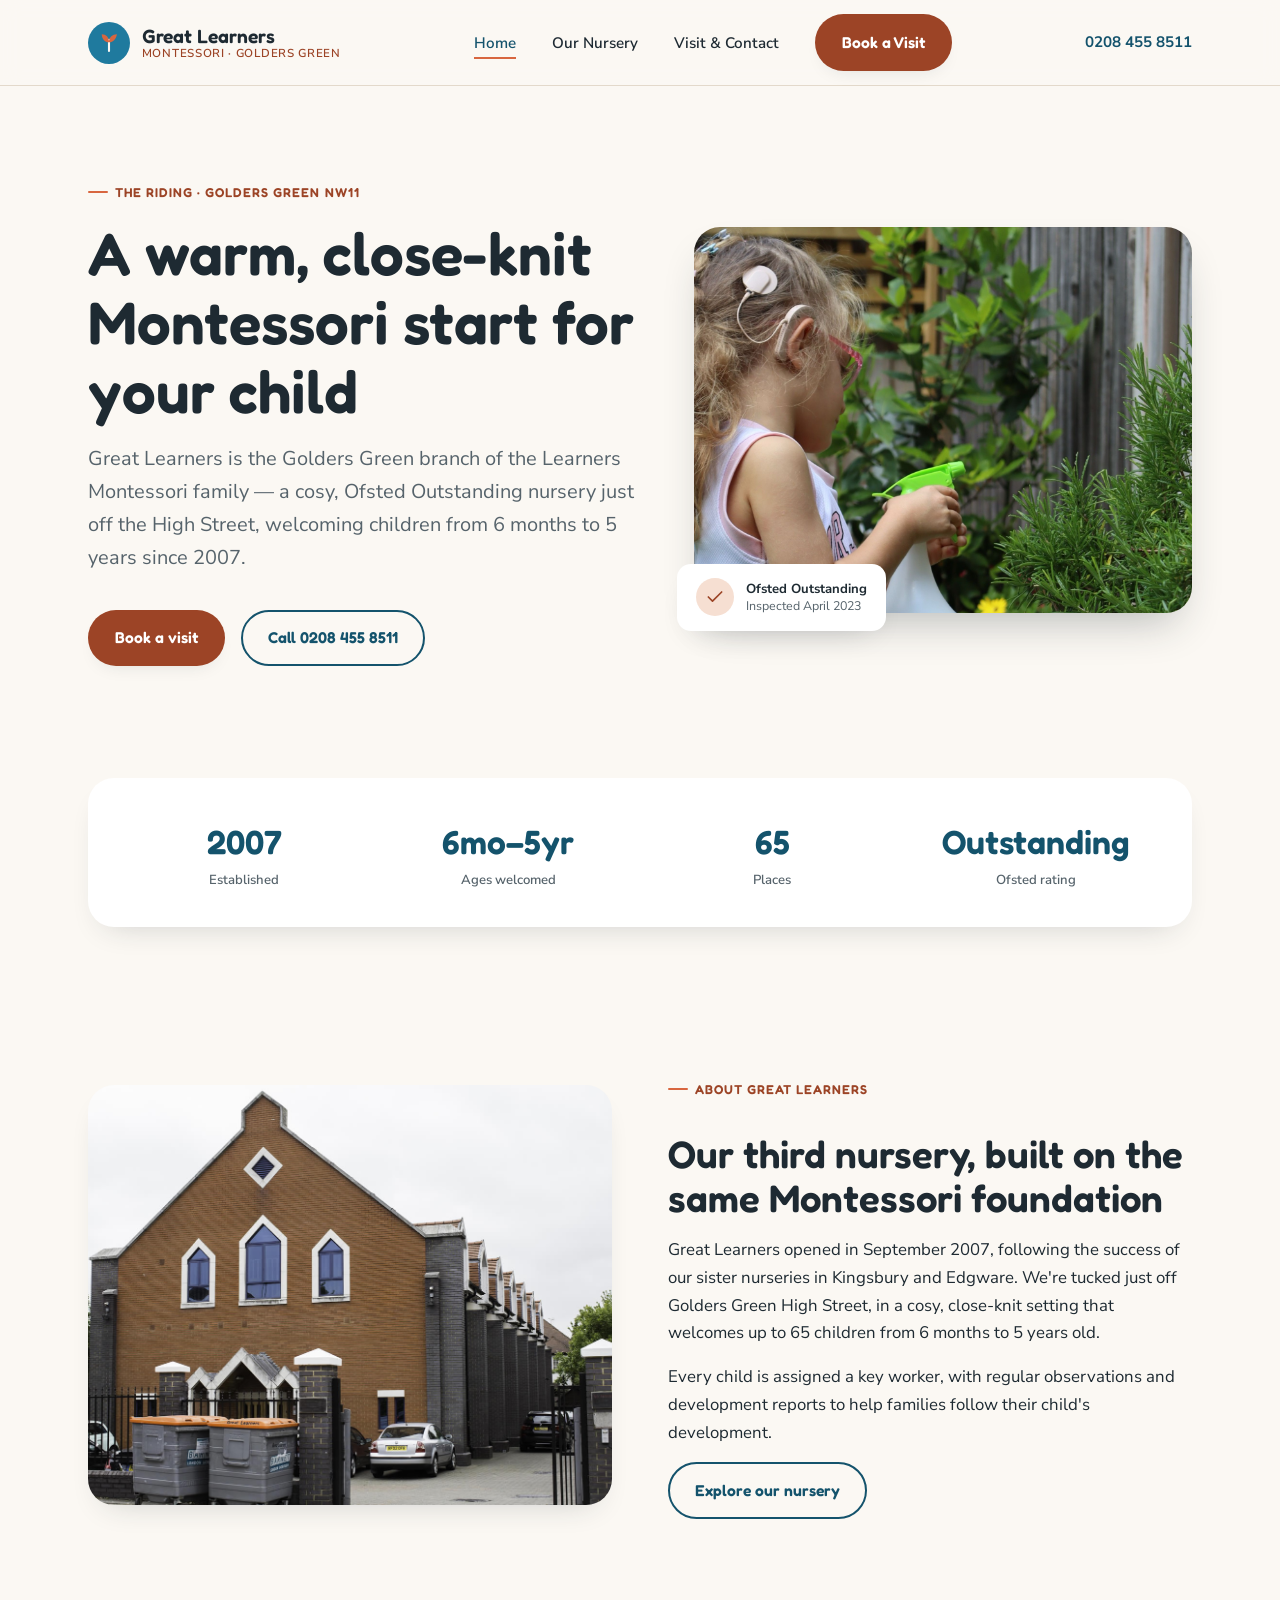
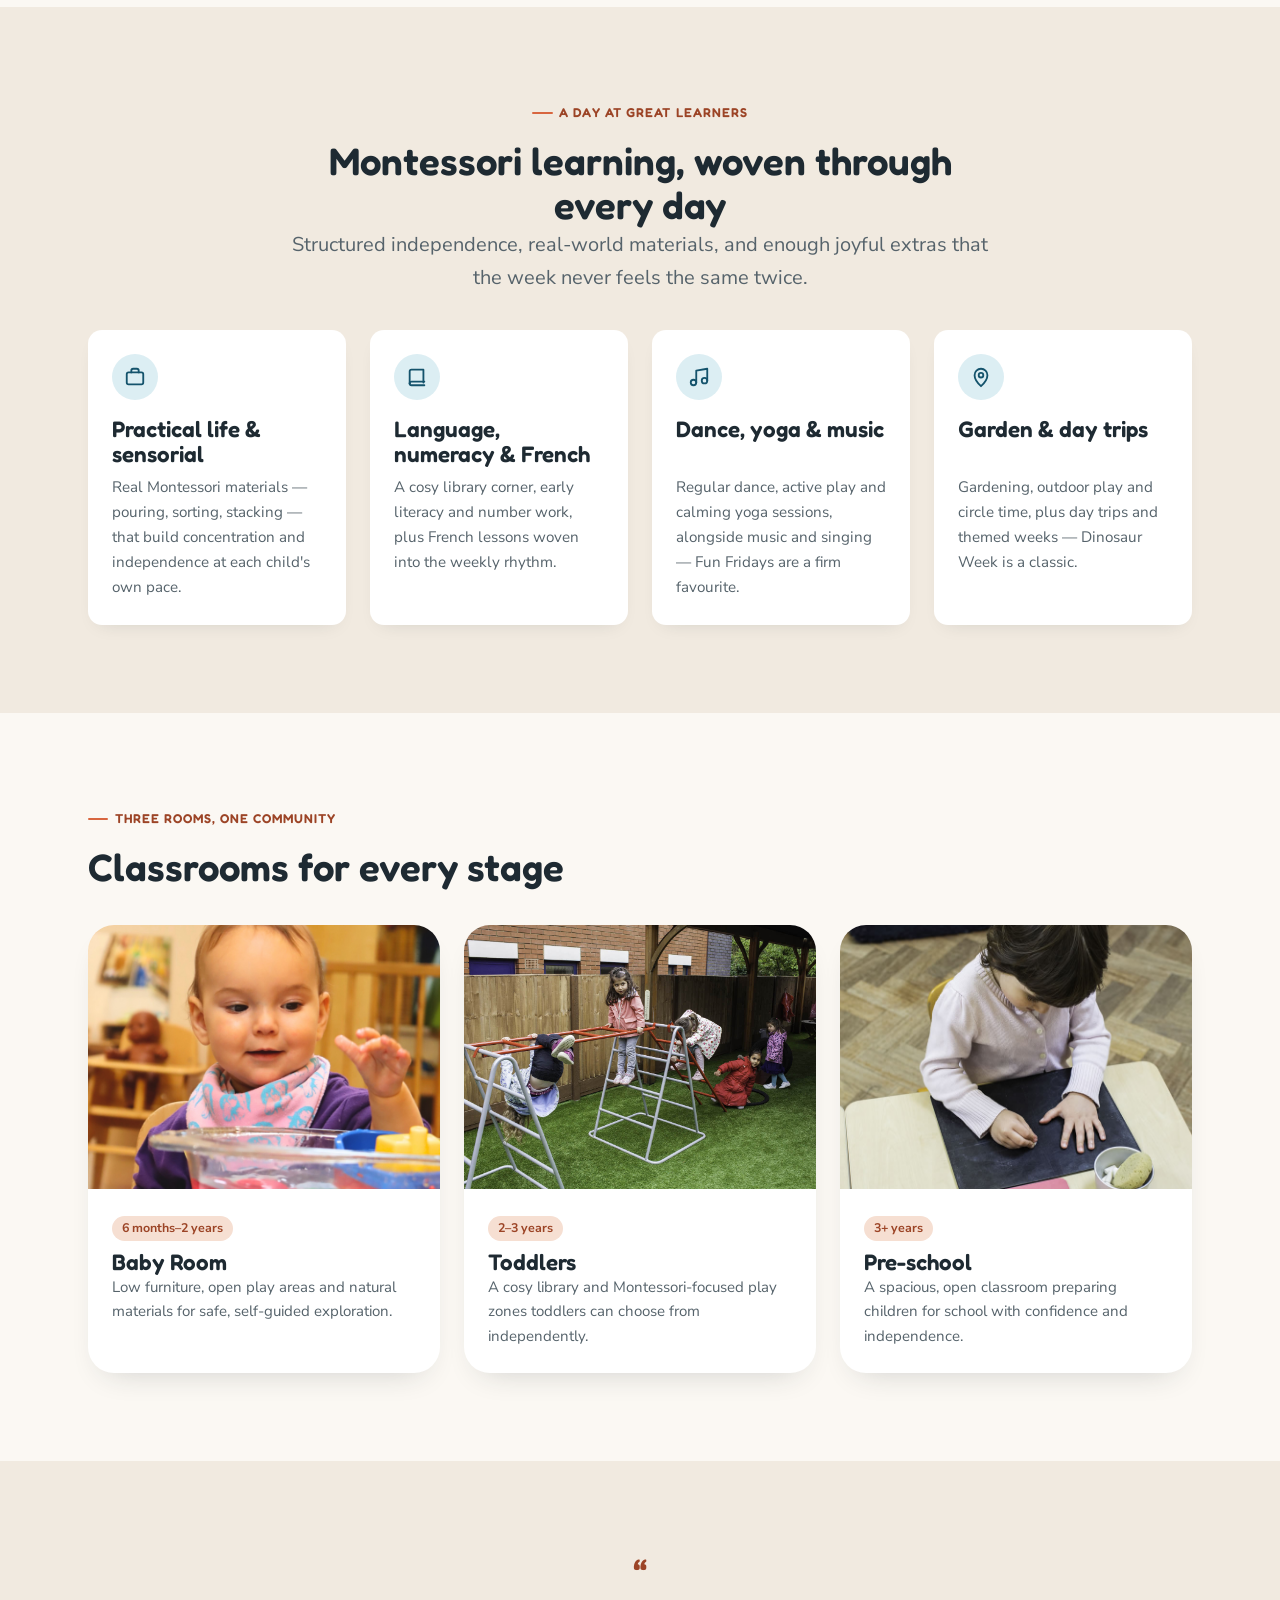
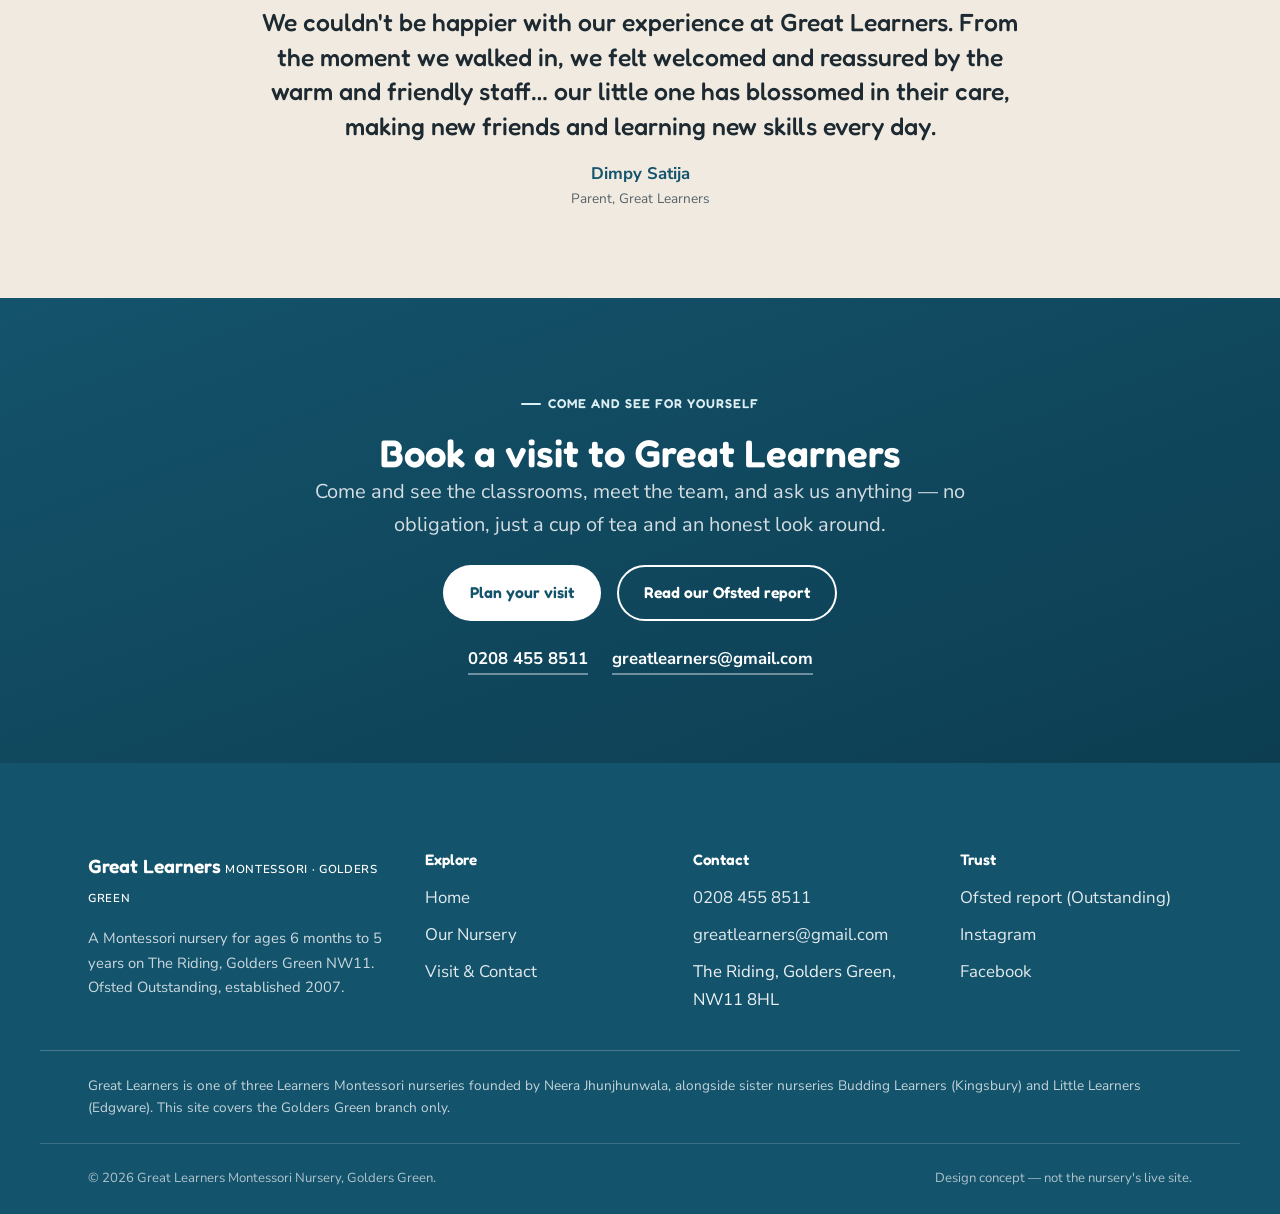
<file: index.html>
<!doctype html>
<html lang="en" class="no-js">
<head>
<meta charset="utf-8">
<meta name="viewport" content="width=device-width, initial-scale=1">
<title>Great Learners Montessori Nursery | Golders Green NW11 · Ofsted Outstanding</title>
<meta name="description" content="Montessori nursery for ages 6 months to 5 years on The Riding, Golders Green NW11. Ofsted Outstanding, established 2007. Book a visit today.">
<link rel="icon" href="assets/img/favicon.svg" type="image/svg+xml">
<link rel="preconnect" href="https://fonts.googleapis.com">
<link rel="preconnect" href="https://fonts.gstatic.com" crossorigin>
<link href="https://fonts.googleapis.com/css2?family=Fredoka:wght@500;600;700&family=Nunito+Sans:ital,wght@0,400;0,600;0,700;1,400&display=swap" rel="stylesheet">
<link rel="stylesheet" href="assets/css/tokens.css">
<link rel="stylesheet" href="assets/css/main.css">
</head>
<body>
<a class="skip-link" href="#main">Skip to content</a>

<header class="site-header">
  <div class="container">
    <a class="brand" href="index.html">
      <img class="brand__mark" src="assets/img/favicon.svg" alt="" width="42" height="42">
      <span class="brand__text">
        <span class="brand__name">Great Learners</span>
        <span class="brand__tag">Montessori · Golders Green</span>
      </span>
    </a>
    <nav aria-label="Primary">
      <ul class="nav__menu" id="primary-menu">
        <li><a href="index.html" aria-current="page">Home</a></li>
        <li><a href="our-nursery.html">Our Nursery</a></li>
        <li><a href="contact.html">Visit &amp; Contact</a></li>
        <li><a class="btn btn--primary" href="contact.html">Book a Visit</a></li>
      </ul>
    </nav>
    <div class="nav__extra">
      <a class="nav__phone" href="tel:+442084558511">0208 455 8511</a>
    </div>
    <button class="nav__toggle" aria-expanded="false" aria-controls="primary-menu" aria-label="Toggle menu">
      <span class="nav__toggle-bar"></span>
    </button>
  </div>
</header>

<main id="main">

  <section class="hero">
    <div class="container">
      <div class="hero__content">
        <p class="eyebrow">The Riding · Golders Green NW11</p>
        <h1>A warm, close-knit Montessori start for your child</h1>
        <p class="hero__lead lead">Great Learners is the Golders Green branch of the Learners Montessori family — a cosy, Ofsted Outstanding nursery just off the High Street, welcoming children from 6 months to 5 years since 2007.</p>
        <div class="btn-row">
          <span class="magnetic-wrap">
            <a class="btn btn--primary btn--magnetic" href="contact.html">Book a visit</a>
          </span>
          <a class="btn btn--ghost" href="tel:+442084558511">Call 0208 455 8511</a>
        </div>
      </div>
      <div class="hero__media" data-reveal>
        <div class="hero__media-frame">
          <img src="assets/img/hero-garden-watering.jpg" alt="A Great Learners child watering herbs in the nursery's shared garden" width="1800" height="1200">
        </div>
        <div class="hero__badge">
          <span class="hero__badge-icon" aria-hidden="true">
            <svg width="20" height="20" viewBox="0 0 24 24" fill="none" stroke="currentColor" stroke-width="2" stroke-linecap="round" stroke-linejoin="round"><path d="M20 6 9 17l-5-5"/></svg>
          </span>
          <span class="hero__badge-text">Ofsted Outstanding<span>Inspected April 2023</span></span>
        </div>
      </div>
    </div>
  </section>

  <section class="section--tight">
    <div class="container">
      <div class="stat-strip tabular" data-reveal>
        <div class="stat-item">
          <div class="stat-item__num">2007</div>
          <div class="stat-item__label">Established</div>
        </div>
        <div class="stat-item">
          <div class="stat-item__num">6mo&ndash;5yr</div>
          <div class="stat-item__label">Ages welcomed</div>
        </div>
        <div class="stat-item">
          <div class="stat-item__num">65</div>
          <div class="stat-item__label">Places</div>
        </div>
        <div class="stat-item">
          <div class="stat-item__num">Outstanding</div>
          <div class="stat-item__label">Ofsted rating</div>
        </div>
      </div>
    </div>
  </section>

  <section class="section">
    <div class="container split" data-reveal>
      <div class="split__media">
        <div class="frame">
          <img src="assets/img/exterior-building.jpg" alt="The Great Learners Montessori building on The Riding, Golders Green" width="1300" height="867">
        </div>
      </div>
      <div class="split__text">
        <p class="eyebrow">About Great Learners</p>
        <h2>Our third nursery, built on the same Montessori foundation</h2>
        <p>Great Learners opened in September 2007, following the success of our sister nurseries in Kingsbury and Edgware. We're tucked just off Golders Green High Street, in a cosy, close-knit setting that welcomes up to 65 children from 6 months to 5 years old.</p>
        <p>Every child is assigned a key worker, with regular observations and development reports to help families follow their child's development.</p>
        <a class="btn btn--ghost" href="our-nursery.html">Explore our nursery</a>
      </div>
    </div>
  </section>

  <section class="section section--dim">
    <div class="container">
      <div class="section-head section-head--center" data-reveal>
        <p class="eyebrow">A day at Great Learners</p>
        <h2>Montessori learning, woven through every day</h2>
        <p class="lead" style="margin-inline:auto;">Structured independence, real-world materials, and enough joyful extras that the week never feels the same twice.</p>
      </div>
      <div class="feature-grid" data-reveal>
        <div class="feature-card">
          <span class="feature-card__icon" aria-hidden="true">
            <svg width="22" height="22" viewBox="0 0 24 24" fill="none" stroke="currentColor" stroke-width="2" stroke-linecap="round" stroke-linejoin="round"><rect x="3" y="7" width="18" height="13" rx="2"/><path d="M8 7V5a2 2 0 0 1 2-2h4a2 2 0 0 1 2 2v2"/></svg>
          </span>
          <h3>Practical life &amp; sensorial</h3>
          <p>Real Montessori materials — pouring, sorting, stacking — that build concentration and independence at each child's own pace.</p>
        </div>
        <div class="feature-card">
          <span class="feature-card__icon" aria-hidden="true">
            <svg width="22" height="22" viewBox="0 0 24 24" fill="none" stroke="currentColor" stroke-width="2" stroke-linecap="round" stroke-linejoin="round"><path d="M4 19V6a2 2 0 0 1 2-2h13v14"/><path d="M4 19a2 2 0 0 0 2 2h14"/><path d="M4 19a2 2 0 0 1 2-2h14"/></svg>
          </span>
          <h3>Language, numeracy &amp; French</h3>
          <p>A cosy library corner, early literacy and number work, plus French lessons woven into the weekly rhythm.</p>
        </div>
        <div class="feature-card">
          <span class="feature-card__icon" aria-hidden="true">
            <svg width="22" height="22" viewBox="0 0 24 24" fill="none" stroke="currentColor" stroke-width="2" stroke-linecap="round" stroke-linejoin="round"><path d="M9 18V5l12-2v13"/><circle cx="6" cy="18" r="3"/><circle cx="18" cy="16" r="3"/></svg>
          </span>
          <h3>Dance, yoga &amp; music</h3>
          <p>Regular dance, active play and calming yoga sessions, alongside music and singing — Fun Fridays are a firm favourite.</p>
        </div>
        <div class="feature-card">
          <span class="feature-card__icon" aria-hidden="true">
            <svg width="22" height="22" viewBox="0 0 24 24" fill="none" stroke="currentColor" stroke-width="2" stroke-linecap="round" stroke-linejoin="round"><path d="M12 22s7-6.5 7-12a7 7 0 1 0-14 0c0 5.5 7 12 7 12Z"/><circle cx="12" cy="10" r="2.5"/></svg>
          </span>
          <h3>Garden &amp; day trips</h3>
          <p>Gardening, outdoor play and circle time, plus day trips and themed weeks — Dinosaur Week is a classic.</p>
        </div>
      </div>
    </div>
  </section>

  <section class="section">
    <div class="container">
      <div class="section-head" data-reveal>
        <p class="eyebrow">Three rooms, one community</p>
        <h2>Classrooms for every stage</h2>
      </div>
      <div class="card-grid" data-reveal>
        <a class="classroom-card classroom-card__hover-target" href="our-nursery.html#baby-room">
          <div class="classroom-card__media">
            <img src="assets/img/baby-room-sensory-water.jpg" alt="A baby exploring a sensory water tray in the Baby Room" width="1800" height="1200">
          </div>
          <div class="classroom-card__body">
            <span class="classroom-card__age tabular">6 months&ndash;2 years</span>
            <h3>Baby Room</h3>
            <p>Low furniture, open play areas and natural materials for safe, self-guided exploration.</p>
          </div>
        </a>
        <a class="classroom-card classroom-card__hover-target" href="our-nursery.html#toddlers">
          <div class="classroom-card__media">
            <img src="assets/img/garden-climbing-frame.jpg" alt="Toddlers playing on the climbing frame in the nursery garden" width="1300" height="867">
          </div>
          <div class="classroom-card__body">
            <span class="classroom-card__age tabular">2&ndash;3 years</span>
            <h3>Toddlers</h3>
            <p>A cosy library and Montessori-focused play zones toddlers can choose from independently.</p>
          </div>
        </a>
        <a class="classroom-card classroom-card__hover-target" href="our-nursery.html#preschool">
          <div class="classroom-card__media">
            <img src="assets/img/writing-letter-s.jpg" alt="A pre-schooler tracing letters at Great Learners" width="733" height="1100">
          </div>
          <div class="classroom-card__body">
            <span class="classroom-card__age tabular">3+ years</span>
            <h3>Pre-school</h3>
            <p>A spacious, open classroom preparing children for school with confidence and independence.</p>
          </div>
        </a>
      </div>
    </div>
  </section>

  <section class="section section--dim">
    <div class="container">
      <div class="quote" data-reveal>
        <p class="quote__mark" aria-hidden="true">&ldquo;</p>
        <p class="quote__text">We couldn't be happier with our experience at Great Learners. From the moment we walked in, we felt welcomed and reassured by the warm and friendly staff&hellip; our little one has blossomed in their care, making new friends and learning new skills every day.</p>
        <p class="quote__cite">Dimpy Satija<span>Parent, Great Learners</span></p>
      </div>
    </div>
  </section>

  <section class="section section--dark cta-band">
    <div class="container" data-reveal>
      <p class="eyebrow">Come and see for yourself</p>
      <h2>Book a visit to Great Learners</h2>
      <p class="lead" style="margin-inline:auto;">Come and see the classrooms, meet the team, and ask us anything — no obligation, just a cup of tea and an honest look around.</p>
      <div class="btn-row" style="justify-content:center; margin-top: var(--space-3);">
        <a class="btn btn--light" href="contact.html">Plan your visit</a>
        <a class="btn btn--ghost" href="https://reports.ofsted.gov.uk/provider/16/EY360232" target="_blank" rel="noopener">Read our Ofsted report</a>
      </div>
      <div class="cta-band__contacts">
        <a href="tel:+442084558511">0208 455 8511</a>
        <a href="mailto:greatlearners@gmail.com">greatlearners@gmail.com</a>
      </div>
    </div>
  </section>

</main>

<footer class="site-footer">
  <div class="container footer-grid">
    <div class="footer-brand">
      <span class="brand__name">Great Learners</span>
      <span class="brand__tag">Montessori · Golders Green</span>
      <p>A Montessori nursery for ages 6 months to 5 years on The Riding, Golders Green NW11. Ofsted Outstanding, established 2007.</p>
    </div>
    <div>
      <h4>Explore</h4>
      <ul>
        <li><a href="index.html">Home</a></li>
        <li><a href="our-nursery.html">Our Nursery</a></li>
        <li><a href="contact.html">Visit &amp; Contact</a></li>
      </ul>
    </div>
    <div>
      <h4>Contact</h4>
      <ul>
        <li><a href="tel:+442084558511">0208 455 8511</a></li>
        <li><a href="mailto:greatlearners@gmail.com">greatlearners@gmail.com</a></li>
        <li>The Riding, Golders Green, NW11 8HL</li>
      </ul>
    </div>
    <div>
      <h4>Trust</h4>
      <ul>
        <li><a href="https://reports.ofsted.gov.uk/provider/16/EY360232" target="_blank" rel="noopener">Ofsted report (Outstanding)</a></li>
        <li><a href="https://www.instagram.com/greatlearners/" target="_blank" rel="noopener">Instagram</a></li>
        <li><a href="https://www.facebook.com/greatlearnersmontessori/" target="_blank" rel="noopener">Facebook</a></li>
      </ul>
    </div>
  </div>
  <div class="container footer-family">
    Great Learners is one of three Learners Montessori nurseries founded by Neera Jhunjhunwala, alongside sister nurseries Budding Learners (Kingsbury) and Little Learners (Edgware). This site covers the Golders Green branch only.
  </div>
  <div class="container footer-bottom">
    <span>&copy; <span id="year">2026</span> Great Learners Montessori Nursery, Golders Green.</span>
    <span>Design concept — not the nursery's live site.</span>
  </div>
</footer>

<script src="assets/js/main.js" defer></script>
<script>document.getElementById('year').textContent = new Date().getFullYear();</script>
</body>
</html>
</file>
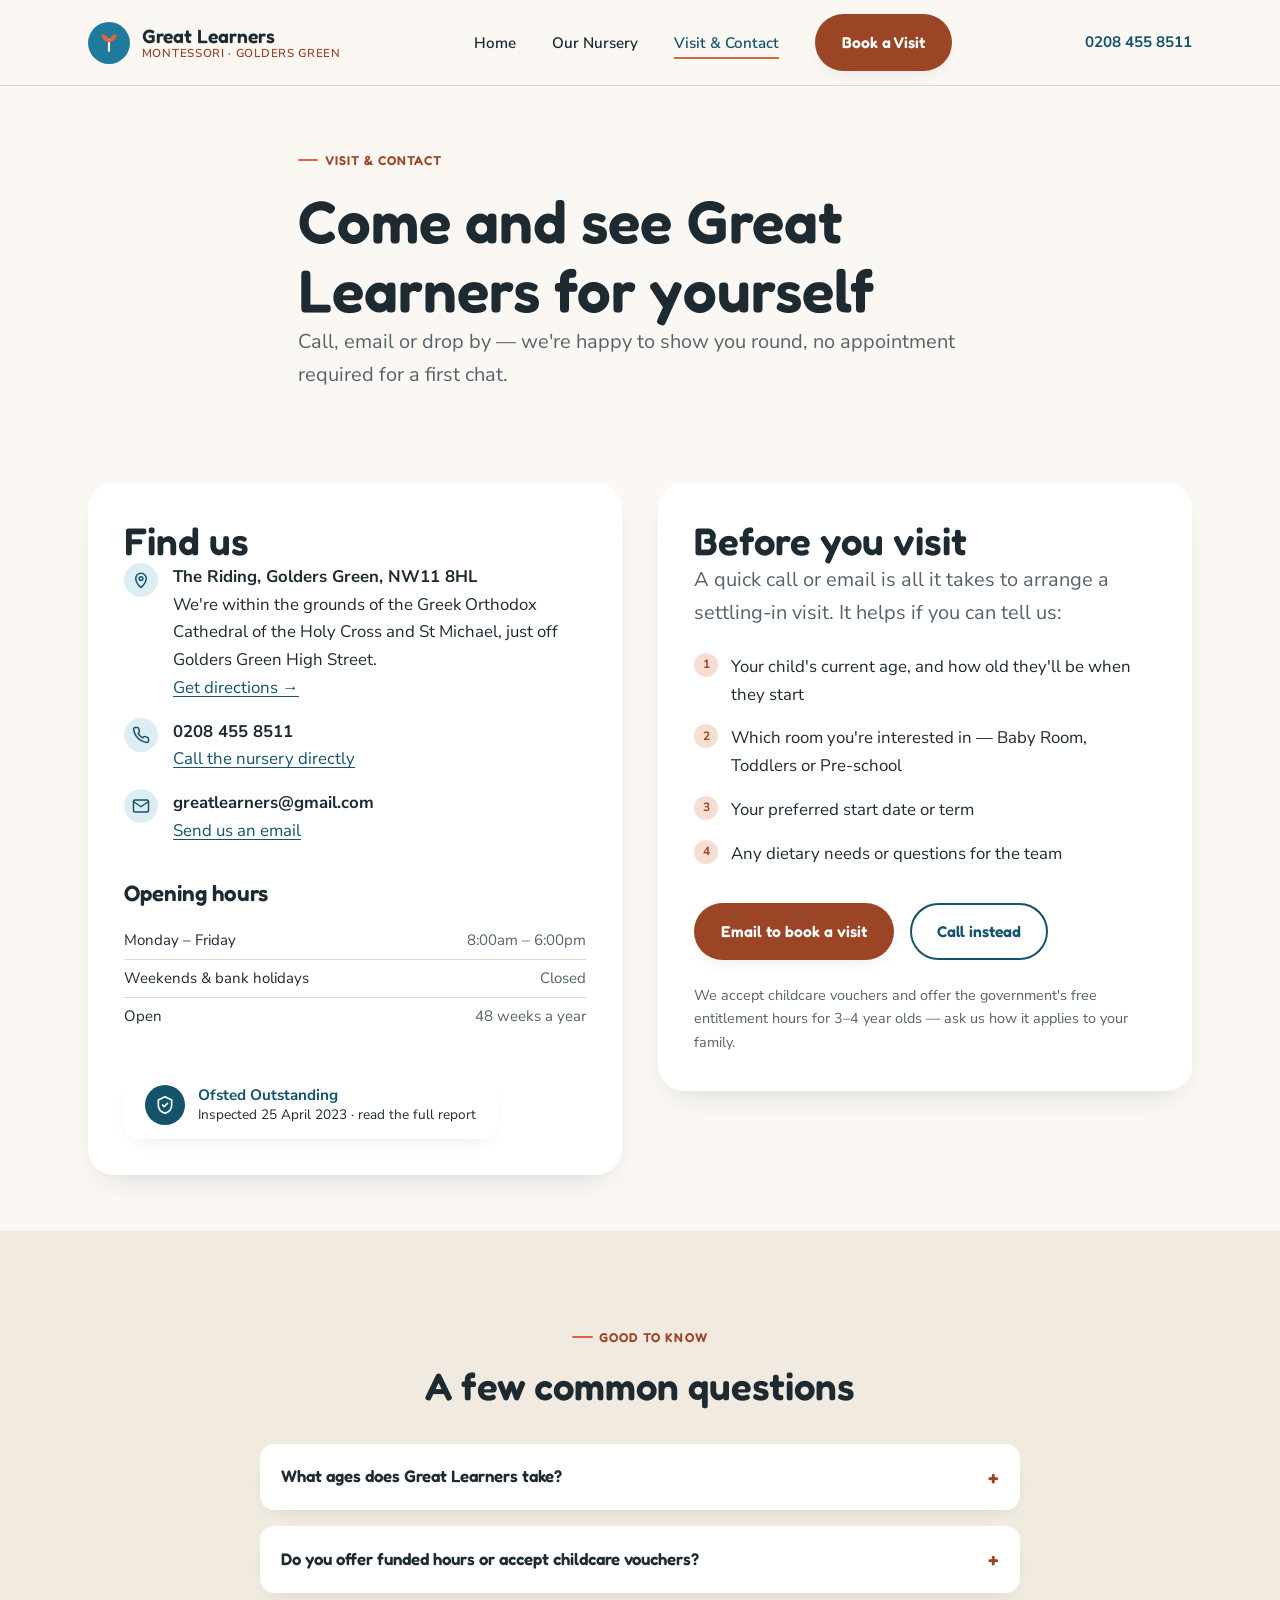
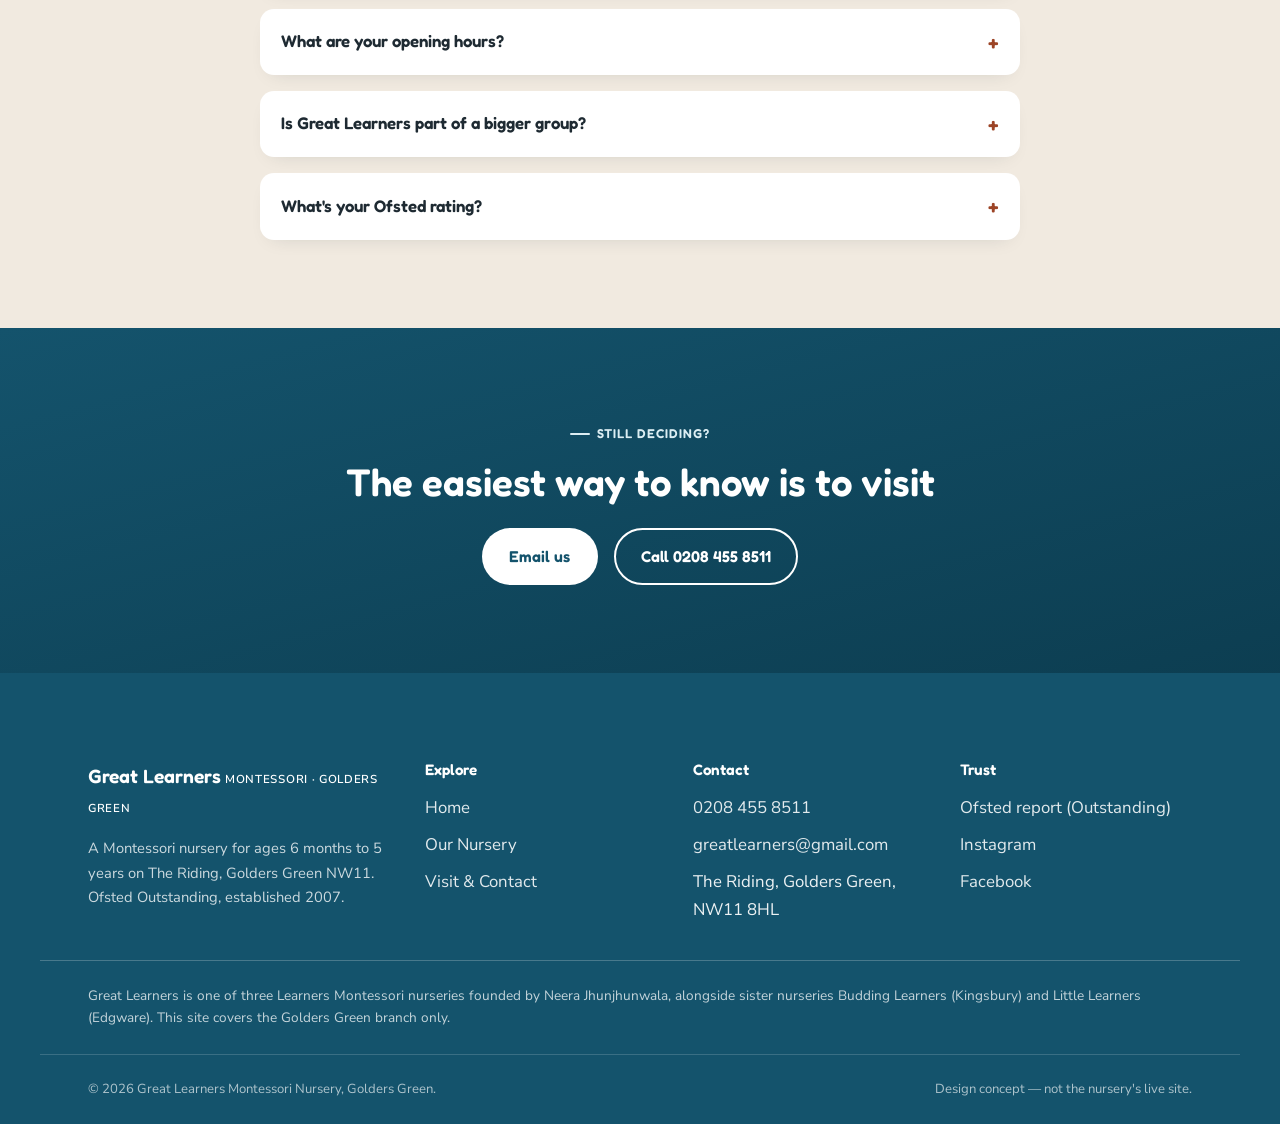
<file: contact.html>
<!doctype html>
<html lang="en" class="no-js">
<head>
<meta charset="utf-8">
<meta name="viewport" content="width=device-width, initial-scale=1">
<title>Visit &amp; Contact | Great Learners Montessori, Golders Green NW11</title>
<meta name="description" content="Book a visit to Great Learners Montessori Nursery on The Riding, Golders Green NW11. Call 0208 455 8511 or email greatlearners@gmail.com.">
<link rel="icon" href="assets/img/favicon.svg" type="image/svg+xml">
<link rel="preconnect" href="https://fonts.googleapis.com">
<link rel="preconnect" href="https://fonts.gstatic.com" crossorigin>
<link href="https://fonts.googleapis.com/css2?family=Fredoka:wght@500;600;700&family=Nunito+Sans:ital,wght@0,400;0,600;0,700;1,400&display=swap" rel="stylesheet">
<link rel="stylesheet" href="assets/css/tokens.css">
<link rel="stylesheet" href="assets/css/main.css">
</head>
<body>
<a class="skip-link" href="#main">Skip to content</a>

<header class="site-header">
  <div class="container">
    <a class="brand" href="index.html">
      <img class="brand__mark" src="assets/img/favicon.svg" alt="" width="42" height="42">
      <span class="brand__text">
        <span class="brand__name">Great Learners</span>
        <span class="brand__tag">Montessori · Golders Green</span>
      </span>
    </a>
    <nav aria-label="Primary">
      <ul class="nav__menu" id="primary-menu">
        <li><a href="index.html">Home</a></li>
        <li><a href="our-nursery.html">Our Nursery</a></li>
        <li><a href="contact.html" aria-current="page">Visit &amp; Contact</a></li>
        <li><a class="btn btn--primary" href="#enquire">Book a Visit</a></li>
      </ul>
    </nav>
    <div class="nav__extra">
      <a class="nav__phone" href="tel:+442084558511">0208 455 8511</a>
    </div>
    <button class="nav__toggle" aria-expanded="false" aria-controls="primary-menu" aria-label="Toggle menu">
      <span class="nav__toggle-bar"></span>
    </button>
  </div>
</header>

<main id="main">

  <section class="page-banner">
    <div class="container" data-reveal>
      <p class="eyebrow">Visit &amp; Contact</p>
      <h1>Come and see Great Learners for yourself</h1>
      <p class="lead">Call, email or drop by — we're happy to show you round, no appointment required for a first chat.</p>
    </div>
  </section>

  <section class="section--tight" id="enquire">
    <div class="container contact-grid" data-reveal>

      <div class="info-card">
        <h2>Find us</h2>
        <ul class="info-list">
          <li>
            <span class="info-list__icon" aria-hidden="true">
              <svg width="18" height="18" viewBox="0 0 24 24" fill="none" stroke="currentColor" stroke-width="2" stroke-linecap="round" stroke-linejoin="round"><path d="M12 22s7-6.5 7-12a7 7 0 1 0-14 0c0 5.5 7 12 7 12Z"/><circle cx="12" cy="10" r="2.5"/></svg>
            </span>
            <span class="info-list__body">
              <strong>The Riding, Golders Green, NW11 8HL</strong>
              We're within the grounds of the Greek Orthodox Cathedral of the Holy Cross and St Michael, just off Golders Green High Street.
              <br><a href="https://www.google.com/maps/search/?api=1&query=Great+Learners+Montessori+Nursery+The+Riding+Golders+Green+NW11+8HL" target="_blank" rel="noopener">Get directions&nbsp;&rarr;</a>
            </span>
          </li>
          <li>
            <span class="info-list__icon" aria-hidden="true">
              <svg width="18" height="18" viewBox="0 0 24 24" fill="none" stroke="currentColor" stroke-width="2" stroke-linecap="round" stroke-linejoin="round"><path d="M22 16.92v3a2 2 0 0 1-2.18 2 19.8 19.8 0 0 1-8.63-3.07 19.5 19.5 0 0 1-6-6 19.8 19.8 0 0 1-3.07-8.67A2 2 0 0 1 4.11 2h3a2 2 0 0 1 2 1.72c.13.96.36 1.9.68 2.81a2 2 0 0 1-.45 2.11L8.09 9.91a16 16 0 0 0 6 6l1.27-1.27a2 2 0 0 1 2.11-.45c.91.32 1.85.55 2.81.68A2 2 0 0 1 22 16.92Z"/></svg>
            </span>
            <span class="info-list__body">
              <strong>0208 455 8511</strong>
              <a href="tel:+442084558511">Call the nursery directly</a>
            </span>
          </li>
          <li>
            <span class="info-list__icon" aria-hidden="true">
              <svg width="18" height="18" viewBox="0 0 24 24" fill="none" stroke="currentColor" stroke-width="2" stroke-linecap="round" stroke-linejoin="round"><rect x="2" y="4" width="20" height="16" rx="2"/><path d="m22 6-10 7L2 6"/></svg>
            </span>
            <span class="info-list__body">
              <strong>greatlearners@gmail.com</strong>
              <a href="mailto:greatlearners@gmail.com?subject=Visit%20enquiry%20-%20Great%20Learners">Send us an email</a>
            </span>
          </li>
        </ul>

        <h3 style="margin-top: var(--space-4);">Opening hours</h3>
        <table class="hours-table tabular">
          <tr><td>Monday &ndash; Friday</td><td>8:00am &ndash; 6:00pm</td></tr>
          <tr><td>Weekends &amp; bank holidays</td><td>Closed</td></tr>
          <tr><td>Open</td><td>48 weeks a year</td></tr>
        </table>

        <a class="ofsted-badge" style="margin-top: var(--space-4);" href="https://reports.ofsted.gov.uk/provider/16/EY360232" target="_blank" rel="noopener">
          <span class="ofsted-badge__icon" aria-hidden="true">
            <svg width="20" height="20" viewBox="0 0 24 24" fill="none" stroke="currentColor" stroke-width="2" stroke-linecap="round" stroke-linejoin="round"><path d="M12 2 4 6v6c0 5 3.5 8.5 8 10 4.5-1.5 8-5 8-10V6l-8-4Z"/><path d="m9 12 2 2 4-4"/></svg>
          </span>
          <span class="ofsted-badge__text"><strong>Ofsted Outstanding</strong>Inspected 25 April 2023 &middot; read the full report</span>
        </a>
      </div>

      <div class="info-card">
        <h2>Before you visit</h2>
        <p class="lead" style="margin-bottom: var(--space-3);">A quick call or email is all it takes to arrange a settling-in visit. It helps if you can tell us:</p>
        <ul class="checklist">
          <li><span class="checklist__mark" aria-hidden="true">1</span><span>Your child's current age, and how old they'll be when they start</span></li>
          <li><span class="checklist__mark" aria-hidden="true">2</span><span>Which room you're interested in &mdash; Baby Room, Toddlers or Pre-school</span></li>
          <li><span class="checklist__mark" aria-hidden="true">3</span><span>Your preferred start date or term</span></li>
          <li><span class="checklist__mark" aria-hidden="true">4</span><span>Any dietary needs or questions for the team</span></li>
        </ul>
        <div class="btn-row" style="margin-top: var(--space-4);">
          <a class="btn btn--primary" href="mailto:greatlearners@gmail.com?subject=Visit%20enquiry%20-%20Great%20Learners">Email to book a visit</a>
          <a class="btn btn--ghost" href="tel:+442084558511">Call instead</a>
        </div>
        <p style="margin-top: var(--space-3); font-size: 0.9rem; color: var(--color-text-soft);">We accept childcare vouchers and offer the government's free entitlement hours for 3&ndash;4 year olds &mdash; ask us how it applies to your family.</p>
      </div>

    </div>
  </section>

  <section class="section section--dim">
    <div class="container">
      <div class="section-head section-head--center" data-reveal>
        <p class="eyebrow">Good to know</p>
        <h2>A few common questions</h2>
      </div>
      <div class="faq" style="margin-inline:auto;" data-reveal>
        <details>
          <summary>What ages does Great Learners take?</summary>
          <p>We welcome children from 6 months to 5 years old, across our Baby Room, Toddlers and Pre-school classrooms.</p>
        </details>
        <details>
          <summary>Do you offer funded hours or accept childcare vouchers?</summary>
          <p>Yes &mdash; we accept childcare vouchers and offer the government's free entitlement for 3&ndash;4 year olds. Get in touch and we'll talk you through what applies to your family.</p>
        </details>
        <details>
          <summary>What are your opening hours?</summary>
          <p>We're open 8:00am to 6:00pm, Monday to Friday, 48 weeks of the year.</p>
        </details>
        <details>
          <summary>Is Great Learners part of a bigger group?</summary>
          <p>Great Learners is one of three Learners Montessori nurseries, alongside sister nurseries Budding Learners in Kingsbury and Little Learners in Edgware &mdash; each run locally under the same Montessori approach. This site covers our Golders Green branch only; the other branches have their own contact details.</p>
        </details>
        <details>
          <summary>What's your Ofsted rating?</summary>
          <p>Outstanding, following our inspection on 25 April 2023. <a href="https://reports.ofsted.gov.uk/provider/16/EY360232" target="_blank" rel="noopener">Read the full report on Ofsted's site&nbsp;&rarr;</a></p>
        </details>
      </div>
    </div>
  </section>

  <section class="section section--dark cta-band">
    <div class="container" data-reveal>
      <p class="eyebrow">Still deciding?</p>
      <h2>The easiest way to know is to visit</h2>
      <div class="btn-row" style="justify-content:center; margin-top: var(--space-3);">
        <a class="btn btn--light" href="mailto:greatlearners@gmail.com?subject=Visit%20enquiry%20-%20Great%20Learners">Email us</a>
        <a class="btn btn--ghost" href="tel:+442084558511">Call 0208 455 8511</a>
      </div>
    </div>
  </section>

</main>

<footer class="site-footer">
  <div class="container footer-grid">
    <div class="footer-brand">
      <span class="brand__name">Great Learners</span>
      <span class="brand__tag">Montessori · Golders Green</span>
      <p>A Montessori nursery for ages 6 months to 5 years on The Riding, Golders Green NW11. Ofsted Outstanding, established 2007.</p>
    </div>
    <div>
      <h4>Explore</h4>
      <ul>
        <li><a href="index.html">Home</a></li>
        <li><a href="our-nursery.html">Our Nursery</a></li>
        <li><a href="contact.html">Visit &amp; Contact</a></li>
      </ul>
    </div>
    <div>
      <h4>Contact</h4>
      <ul>
        <li><a href="tel:+442084558511">0208 455 8511</a></li>
        <li><a href="mailto:greatlearners@gmail.com">greatlearners@gmail.com</a></li>
        <li>The Riding, Golders Green, NW11 8HL</li>
      </ul>
    </div>
    <div>
      <h4>Trust</h4>
      <ul>
        <li><a href="https://reports.ofsted.gov.uk/provider/16/EY360232" target="_blank" rel="noopener">Ofsted report (Outstanding)</a></li>
        <li><a href="https://www.instagram.com/greatlearners/" target="_blank" rel="noopener">Instagram</a></li>
        <li><a href="https://www.facebook.com/greatlearnersmontessori/" target="_blank" rel="noopener">Facebook</a></li>
      </ul>
    </div>
  </div>
  <div class="container footer-family">
    Great Learners is one of three Learners Montessori nurseries founded by Neera Jhunjhunwala, alongside sister nurseries Budding Learners (Kingsbury) and Little Learners (Edgware). This site covers the Golders Green branch only.
  </div>
  <div class="container footer-bottom">
    <span>&copy; <span id="year">2026</span> Great Learners Montessori Nursery, Golders Green.</span>
    <span>Design concept — not the nursery's live site.</span>
  </div>
</footer>

<script src="assets/js/main.js" defer></script>
<script>document.getElementById('year').textContent = new Date().getFullYear();</script>
</body>
</html>
</file>
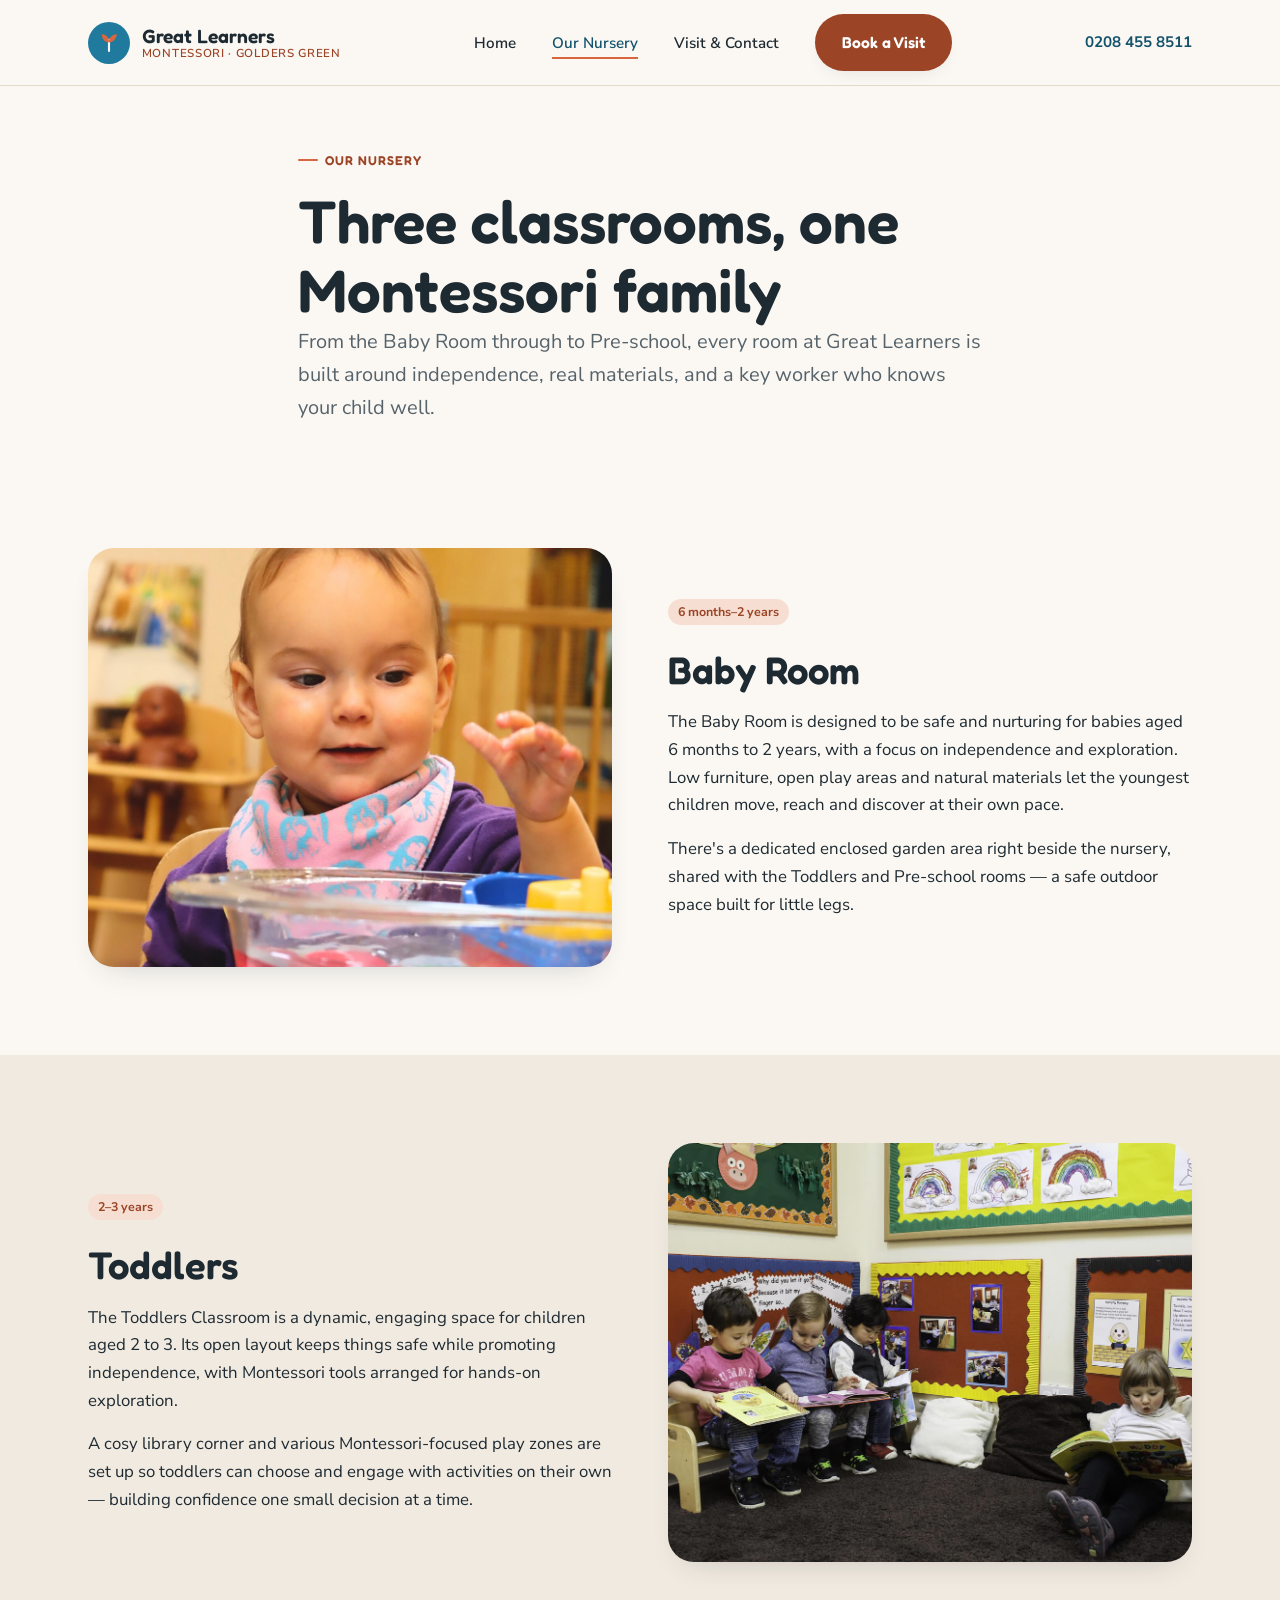
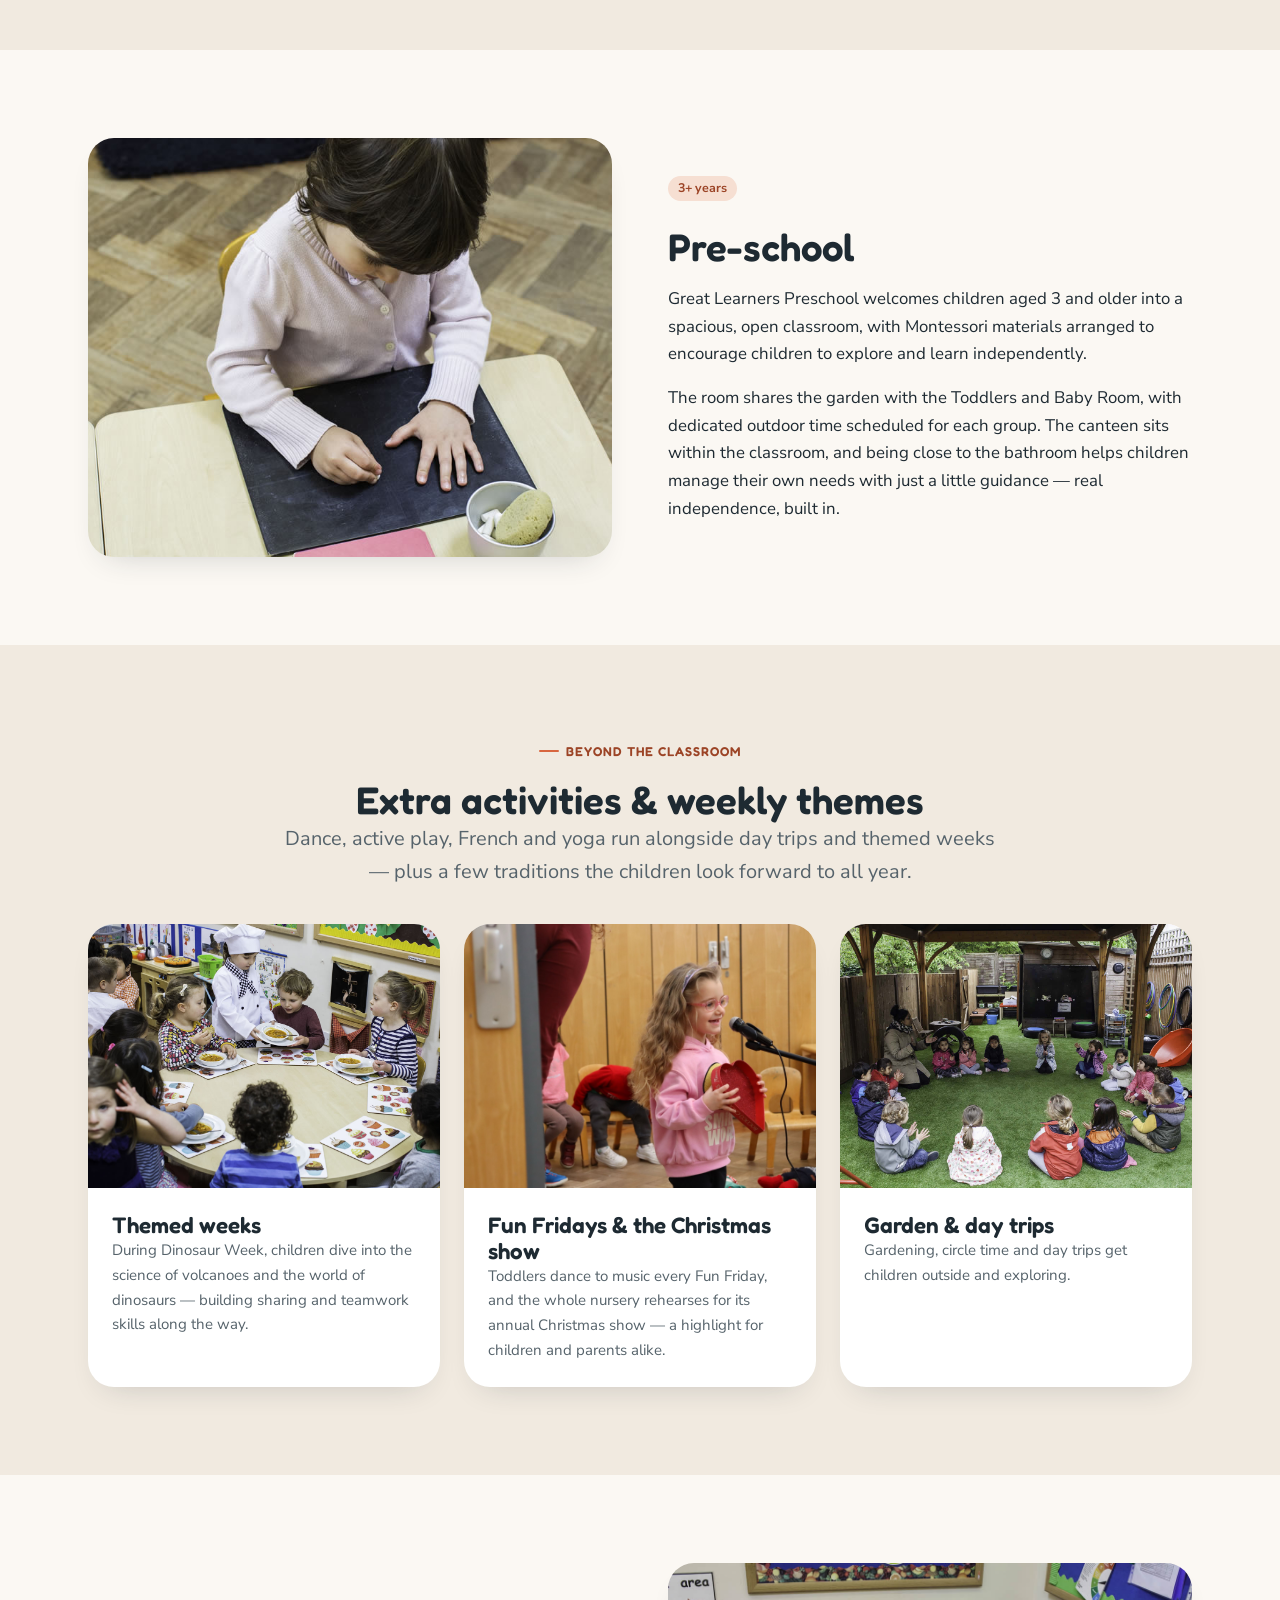
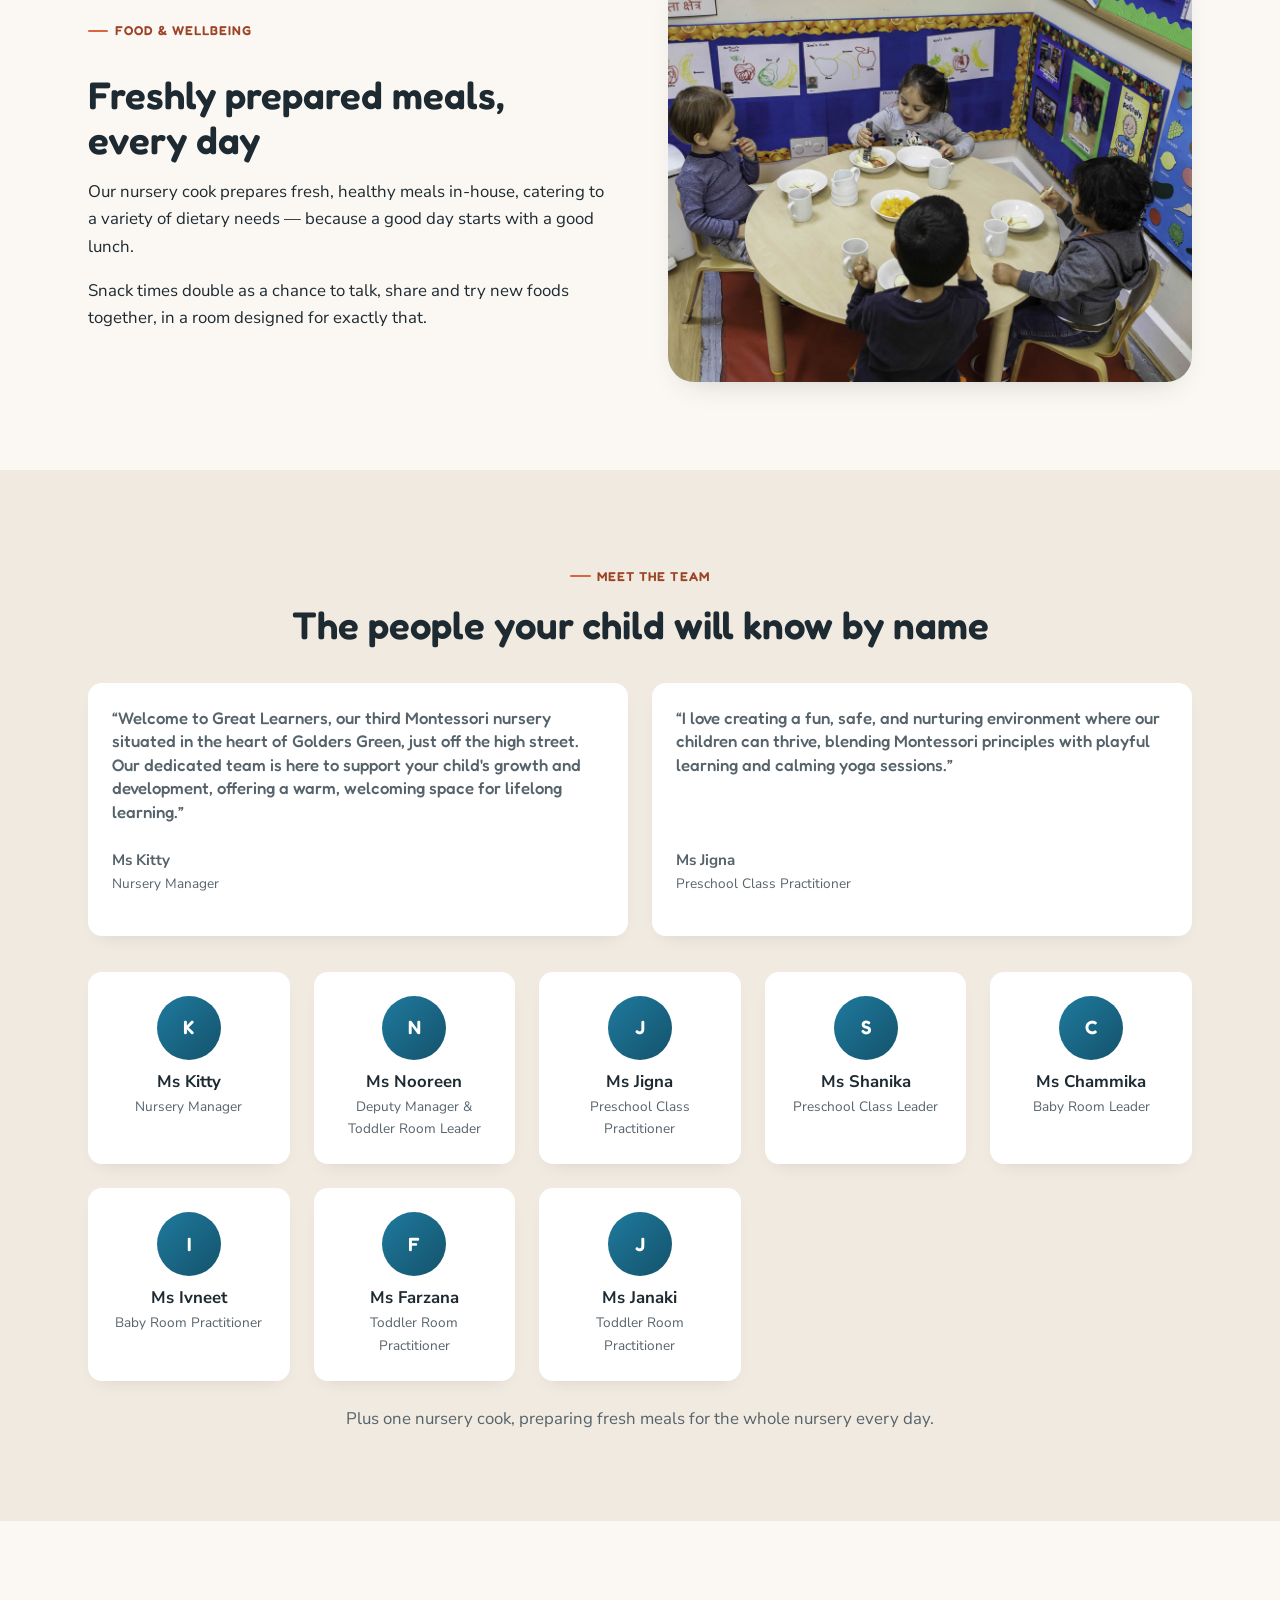
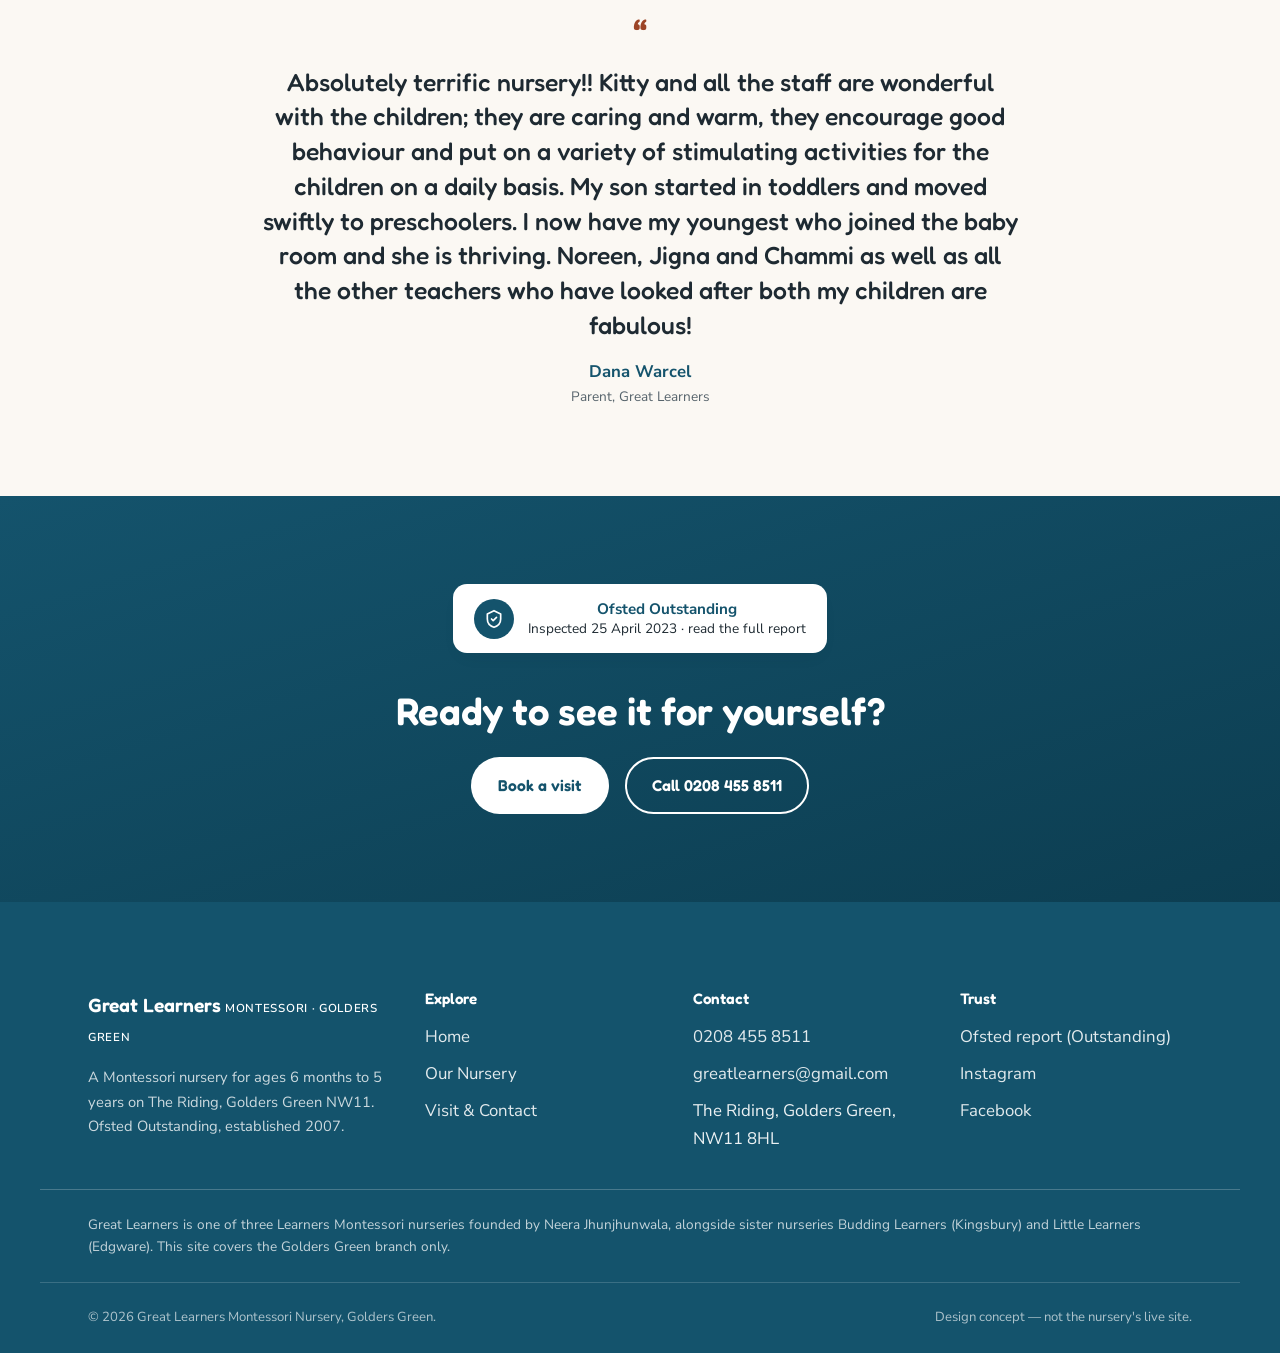
<file: our-nursery.html>
<!doctype html>
<html lang="en" class="no-js">
<head>
<meta charset="utf-8">
<meta name="viewport" content="width=device-width, initial-scale=1">
<title>Our Nursery | Great Learners Montessori, Golders Green NW11</title>
<meta name="description" content="Baby Room, Toddlers and Pre-school classrooms, extra activities, meals and the team at Great Learners Montessori Nursery, Golders Green.">
<link rel="icon" href="assets/img/favicon.svg" type="image/svg+xml">
<link rel="preconnect" href="https://fonts.googleapis.com">
<link rel="preconnect" href="https://fonts.gstatic.com" crossorigin>
<link href="https://fonts.googleapis.com/css2?family=Fredoka:wght@500;600;700&family=Nunito+Sans:ital,wght@0,400;0,600;0,700;1,400&display=swap" rel="stylesheet">
<link rel="stylesheet" href="assets/css/tokens.css">
<link rel="stylesheet" href="assets/css/main.css">
</head>
<body>
<a class="skip-link" href="#main">Skip to content</a>

<header class="site-header">
  <div class="container">
    <a class="brand" href="index.html">
      <img class="brand__mark" src="assets/img/favicon.svg" alt="" width="42" height="42">
      <span class="brand__text">
        <span class="brand__name">Great Learners</span>
        <span class="brand__tag">Montessori · Golders Green</span>
      </span>
    </a>
    <nav aria-label="Primary">
      <ul class="nav__menu" id="primary-menu">
        <li><a href="index.html">Home</a></li>
        <li><a href="our-nursery.html" aria-current="page">Our Nursery</a></li>
        <li><a href="contact.html">Visit &amp; Contact</a></li>
        <li><a class="btn btn--primary" href="contact.html">Book a Visit</a></li>
      </ul>
    </nav>
    <div class="nav__extra">
      <a class="nav__phone" href="tel:+442084558511">0208 455 8511</a>
    </div>
    <button class="nav__toggle" aria-expanded="false" aria-controls="primary-menu" aria-label="Toggle menu">
      <span class="nav__toggle-bar"></span>
    </button>
  </div>
</header>

<main id="main">

  <section class="page-banner">
    <div class="container" data-reveal>
      <p class="eyebrow">Our Nursery</p>
      <h1>Three classrooms, one Montessori family</h1>
      <p class="lead">From the Baby Room through to Pre-school, every room at Great Learners is built around independence, real materials, and a key worker who knows your child well.</p>
    </div>
  </section>

  <section class="section" id="baby-room">
    <div class="container split" data-reveal>
      <div class="split__media">
        <div class="frame">
          <img src="assets/img/baby-room-sensory-water.jpg" alt="A baby exploring a sensory water tray in the Baby Room" width="1800" height="1200">
        </div>
      </div>
      <div class="split__text">
        <span class="classroom-card__age tabular">6 months&ndash;2 years</span>
        <h2>Baby Room</h2>
        <p>The Baby Room is designed to be safe and nurturing for babies aged 6 months to 2 years, with a focus on independence and exploration. Low furniture, open play areas and natural materials let the youngest children move, reach and discover at their own pace.</p>
        <p>There's a dedicated enclosed garden area right beside the nursery, shared with the Toddlers and Pre-school rooms — a safe outdoor space built for little legs.</p>
      </div>
    </div>
  </section>

  <section class="section section--dim" id="toddlers">
    <div class="container split split--reverse" data-reveal>
      <div class="split__media">
        <div class="frame">
          <img src="assets/img/reading-corner.jpg" alt="Toddlers reading together in the Toddlers classroom library corner" width="1300" height="867">
        </div>
      </div>
      <div class="split__text">
        <span class="classroom-card__age tabular">2&ndash;3 years</span>
        <h2>Toddlers</h2>
        <p>The Toddlers Classroom is a dynamic, engaging space for children aged 2 to 3. Its open layout keeps things safe while promoting independence, with Montessori tools arranged for hands-on exploration.</p>
        <p>A cosy library corner and various Montessori-focused play zones are set up so toddlers can choose and engage with activities on their own — building confidence one small decision at a time.</p>
      </div>
    </div>
  </section>

  <section class="section" id="preschool">
    <div class="container split" data-reveal>
      <div class="split__media">
        <div class="frame">
          <img src="assets/img/writing-letter-s.jpg" alt="A pre-schooler practising letter writing at a table" width="733" height="1100">
        </div>
      </div>
      <div class="split__text">
        <span class="classroom-card__age tabular">3+ years</span>
        <h2>Pre-school</h2>
        <p>Great Learners Preschool welcomes children aged 3 and older into a spacious, open classroom, with Montessori materials arranged to encourage children to explore and learn independently.</p>
        <p>The room shares the garden with the Toddlers and Baby Room, with dedicated outdoor time scheduled for each group. The canteen sits within the classroom, and being close to the bathroom helps children manage their own needs with just a little guidance — real independence, built in.</p>
      </div>
    </div>
  </section>

  <section class="section section--dim">
    <div class="container">
      <div class="section-head section-head--center" data-reveal>
        <p class="eyebrow">Beyond the classroom</p>
        <h2>Extra activities &amp; weekly themes</h2>
        <p class="lead" style="margin-inline:auto;">Dance, active play, French and yoga run alongside day trips and themed weeks — plus a few traditions the children look forward to all year.</p>
      </div>
      <div class="card-grid" data-reveal>
        <div class="classroom-card">
          <div class="classroom-card__media">
            <img src="assets/img/mealtime-chef-roleplay.jpg" alt="Pre-schoolers dressed as chefs, role-playing serving food to their friends" width="1300" height="867">
          </div>
          <div class="classroom-card__body">
            <h3>Themed weeks</h3>
            <p>During Dinosaur Week, children dive into the science of volcanoes and the world of dinosaurs — building sharing and teamwork skills along the way.</p>
          </div>
        </div>
        <div class="classroom-card">
          <div class="classroom-card__media">
            <img src="assets/img/activity-christmas-show.jpg" alt="A Great Learners pre-schooler singing at the microphone during the annual Christmas show" width="1800" height="1200">
          </div>
          <div class="classroom-card__body">
            <h3>Fun Fridays &amp; the Christmas show</h3>
            <p>Toddlers dance to music every Fun Friday, and the whole nursery rehearses for its annual Christmas show — a highlight for children and parents alike.</p>
          </div>
        </div>
        <div class="classroom-card">
          <div class="classroom-card__media">
            <img src="assets/img/garden-circle-time.jpg" alt="Children and a teacher having circle time in the nursery garden" width="1300" height="867">
          </div>
          <div class="classroom-card__body">
            <h3>Garden &amp; day trips</h3>
            <p>Gardening, circle time and day trips get children outside and exploring.</p>
          </div>
        </div>
      </div>
    </div>
  </section>

  <section class="section">
    <div class="container split split--reverse" data-reveal>
      <div class="split__media">
        <div class="frame">
          <img src="assets/img/meals-snacktime.jpg" alt="Children sharing fruit and snacks together at Great Learners" width="1300" height="867">
        </div>
      </div>
      <div class="split__text">
        <p class="eyebrow">Food &amp; wellbeing</p>
        <h2>Freshly prepared meals, every day</h2>
        <p>Our nursery cook prepares fresh, healthy meals in-house, catering to a variety of dietary needs — because a good day starts with a good lunch.</p>
        <p>Snack times double as a chance to talk, share and try new foods together, in a room designed for exactly that.</p>
      </div>
    </div>
  </section>

  <section class="section section--dim">
    <div class="container">
      <div class="section-head section-head--center" data-reveal>
        <p class="eyebrow">Meet the team</p>
        <h2>The people your child will know by name</h2>
      </div>
      <div class="card-grid" data-reveal style="margin-bottom: var(--space-4);">
        <div class="feature-card">
          <p class="quote__text" style="font-size:1.05rem;">&ldquo;Welcome to Great Learners, our third Montessori nursery situated in the heart of Golders Green, just off the high street. Our dedicated team is here to support your child's growth and development, offering a warm, welcoming space for lifelong learning.&rdquo;</p>
          <p class="quote__cite">Ms Kitty<span>Nursery Manager</span></p>
        </div>
        <div class="feature-card">
          <p class="quote__text" style="font-size:1.05rem;">&ldquo;I love creating a fun, safe, and nurturing environment where our children can thrive, blending Montessori principles with playful learning and calming yoga sessions.&rdquo;</p>
          <p class="quote__cite">Ms Jigna<span>Preschool Class Practitioner</span></p>
        </div>
      </div>
      <div class="team-grid" data-reveal>
        <div class="team-card">
          <div class="team-card__avatar" aria-hidden="true">K</div>
          <div class="team-card__name">Ms Kitty</div>
          <div class="team-card__role">Nursery Manager</div>
        </div>
        <div class="team-card">
          <div class="team-card__avatar" aria-hidden="true">N</div>
          <div class="team-card__name">Ms Nooreen</div>
          <div class="team-card__role">Deputy Manager &amp; Toddler Room Leader</div>
        </div>
        <div class="team-card">
          <div class="team-card__avatar" aria-hidden="true">J</div>
          <div class="team-card__name">Ms Jigna</div>
          <div class="team-card__role">Preschool Class Practitioner</div>
        </div>
        <div class="team-card">
          <div class="team-card__avatar" aria-hidden="true">S</div>
          <div class="team-card__name">Ms Shanika</div>
          <div class="team-card__role">Preschool Class Leader</div>
        </div>
        <div class="team-card">
          <div class="team-card__avatar" aria-hidden="true">C</div>
          <div class="team-card__name">Ms Chammika</div>
          <div class="team-card__role">Baby Room Leader</div>
        </div>
        <div class="team-card">
          <div class="team-card__avatar" aria-hidden="true">I</div>
          <div class="team-card__name">Ms Ivneet</div>
          <div class="team-card__role">Baby Room Practitioner</div>
        </div>
        <div class="team-card">
          <div class="team-card__avatar" aria-hidden="true">F</div>
          <div class="team-card__name">Ms Farzana</div>
          <div class="team-card__role">Toddler Room Practitioner</div>
        </div>
        <div class="team-card">
          <div class="team-card__avatar" aria-hidden="true">J</div>
          <div class="team-card__name">Ms Janaki</div>
          <div class="team-card__role">Toddler Room Practitioner</div>
        </div>
      </div>
      <p style="text-align:center; margin-top: var(--space-3); color: var(--color-text-soft);">Plus one nursery cook, preparing fresh meals for the whole nursery every day.</p>
    </div>
  </section>

  <section class="section">
    <div class="container">
      <div class="quote" data-reveal>
        <p class="quote__mark" aria-hidden="true">&ldquo;</p>
        <p class="quote__text">Absolutely terrific nursery!! Kitty and all the staff are wonderful with the children; they are caring and warm, they encourage good behaviour and put on a variety of stimulating activities for the children on a daily basis. My son started in toddlers and moved swiftly to preschoolers. I now have my youngest who joined the baby room and she is thriving. Noreen, Jigna and Chammi as well as all the other teachers who have looked after both my children are fabulous!</p>
        <p class="quote__cite">Dana Warcel<span>Parent, Great Learners</span></p>
      </div>
    </div>
  </section>

  <section class="section section--dark cta-band">
    <div class="container" data-reveal>
      <a class="ofsted-badge" href="https://reports.ofsted.gov.uk/provider/16/EY360232" target="_blank" rel="noopener">
        <span class="ofsted-badge__icon" aria-hidden="true">
          <svg width="20" height="20" viewBox="0 0 24 24" fill="none" stroke="currentColor" stroke-width="2" stroke-linecap="round" stroke-linejoin="round"><path d="M12 2 4 6v6c0 5 3.5 8.5 8 10 4.5-1.5 8-5 8-10V6l-8-4Z"/><path d="m9 12 2 2 4-4"/></svg>
        </span>
        <span class="ofsted-badge__text"><strong>Ofsted Outstanding</strong>Inspected 25 April 2023 &middot; read the full report</span>
      </a>
      <h2 style="margin-top: var(--space-4);">Ready to see it for yourself?</h2>
      <div class="btn-row" style="justify-content:center; margin-top: var(--space-3);">
        <a class="btn btn--light" href="contact.html">Book a visit</a>
        <a class="btn btn--ghost" href="tel:+442084558511">Call 0208 455 8511</a>
      </div>
    </div>
  </section>

</main>

<footer class="site-footer">
  <div class="container footer-grid">
    <div class="footer-brand">
      <span class="brand__name">Great Learners</span>
      <span class="brand__tag">Montessori · Golders Green</span>
      <p>A Montessori nursery for ages 6 months to 5 years on The Riding, Golders Green NW11. Ofsted Outstanding, established 2007.</p>
    </div>
    <div>
      <h4>Explore</h4>
      <ul>
        <li><a href="index.html">Home</a></li>
        <li><a href="our-nursery.html">Our Nursery</a></li>
        <li><a href="contact.html">Visit &amp; Contact</a></li>
      </ul>
    </div>
    <div>
      <h4>Contact</h4>
      <ul>
        <li><a href="tel:+442084558511">0208 455 8511</a></li>
        <li><a href="mailto:greatlearners@gmail.com">greatlearners@gmail.com</a></li>
        <li>The Riding, Golders Green, NW11 8HL</li>
      </ul>
    </div>
    <div>
      <h4>Trust</h4>
      <ul>
        <li><a href="https://reports.ofsted.gov.uk/provider/16/EY360232" target="_blank" rel="noopener">Ofsted report (Outstanding)</a></li>
        <li><a href="https://www.instagram.com/greatlearners/" target="_blank" rel="noopener">Instagram</a></li>
        <li><a href="https://www.facebook.com/greatlearnersmontessori/" target="_blank" rel="noopener">Facebook</a></li>
      </ul>
    </div>
  </div>
  <div class="container footer-family">
    Great Learners is one of three Learners Montessori nurseries founded by Neera Jhunjhunwala, alongside sister nurseries Budding Learners (Kingsbury) and Little Learners (Edgware). This site covers the Golders Green branch only.
  </div>
  <div class="container footer-bottom">
    <span>&copy; <span id="year">2026</span> Great Learners Montessori Nursery, Golders Green.</span>
    <span>Design concept — not the nursery's live site.</span>
  </div>
</footer>

<script src="assets/js/main.js" defer></script>
<script>document.getElementById('year').textContent = new Date().getFullYear();</script>
</body>
</html>
</file>
<file: assets/css/tokens.css>
/* ==========================================================================
   Design tokens — Great Learners Montessori Nursery, Golders Green NW11
   (one branch of the Learners Montessori family; this site is scoped to
   the Golders Green / The Riding location only — see BUILD_BRIEF.md)

   Palette: "morning sky" — a bright cerulean sky-blue as the primary hue,
   sampled in spirit from the royal-blue play chairs, dress-up aprons and
   water-play tubs that recur through every one of Great Learners' own
   classroom photos, paired with a warm burnt-terracotta accent lifted
   directly from the real building the nursery occupies (the golders-green
   brick gable of St Michael's, in exterior-building.jpg) and from the warm
   beech-wood shelving in every classroom. Chosen to read bright, open-air
   and optimistic (skies, morning circle-time in the garden) rather than
   the deep navy the parent brand's own shield logo defaults to — this is
   a distinct redesign identity for the Golders Green branch, not a copy
   of the existing site's colours.

   Distinct from every other project in this consultancy's portfolio
   (checked against sibling tokens.css files present at build time):
   - No dark navy/indigo (cobblers-and-keys ~213°, nw3-chiropractic
     ~232-240°) — this sky-blue sits at hue ~197°, meaningfully brighter/
     lighter (L 37%) than either, not a dark UI anchor colour.
   - No deep teal (hampstead-chiropractic ~185°, je-sports-therapy
     ~183-184°) — again a ~12-15° hue gap plus much higher lightness here.
   - No moss/fern/bottle green (casa-dei-bambini-montessori ~100°,
     lamats-vintage ~152°) and no green at all as a named token.
   - No amethyst/violet (dental-perfection ~276°).
   - No red/crimson/rose/mauve/plum (quigley-butchers 0°, royal-fabrics
     ~340-344°, mad-lillies ~350°, reichs-caterers ~333°, stitches-
     tailoring ~305°) — the terracotta accent here sits at hue ~15°, an
     orange-leaning burnt clay, not a red or pink.
   - Gold/honey/brass (casa-dei-bambini honey ~33°, beehive-brookland
     amber ~40°, plus several siblings' brass trims) is deliberately NOT
     used here — this build is a clean two-hue system (sky + terracotta)
     rather than adding a third accent into that already-crowded band.

   Contrast notes (computed via the WCAG relative-luminance formula, not
   eyeballed — AA thresholds: 4.5:1 normal text, 3:1 large text/UI):
   - --color-sky (#1F7A9E): 4.57:1 on paper, 4.84:1 on white surface —
     clears AA for normal text and as a solid button fill under white
     text (white-on-sky is 4.84:1). Safe for headings, links, buttons.
   - --color-sky-deep (#14536C): 7.98:1 on paper, 8.46:1 white-on-fill —
     dark sections, footer, nav, hover/active state.
   - --color-sky-pale (#DCEEF3): pale tint for chips/badges only — 4.05:1
     against plain --color-sky, so don't set sky text on sky-pale without
     rechecking; ink/sky-deep both clear 12:1+ on it.
   - --color-terracotta (#D8663F) is DECORATIVE / LARGE-TEXT-ONLY on light
     backgrounds — 3.36:1 on paper, 3.56:1 white-on-fill — fails AA normal
     text. Use --color-terracotta-deep for any small text, link, or solid
     button fill that needs body-text-safe contrast.
   - --color-terracotta-deep (#9C4426): 6.07:1 on paper, 6.43:1 white-on-
     fill — safe for small text and button fills.
   - --color-ink (#1E2A32) / --color-ink-soft (#56636B): 13.84:1 / 5.84:1
     on paper — safe for body copy at both weights.
   ========================================================================== */

:root {
  /* ---- Colors: core ---- */
  --color-sky: #1F7A9E;           /* primary — bright cerulean sky-blue */
  --color-sky-deep: #14536C;      /* dark sections/footer/nav, hover/active */
  --color-sky-pale: #DCEEF3;      /* pale tint for chips/badges/backgrounds — not for text alone */

  --color-terracotta: #D8663F;    /* accent — DECORATIVE/LARGE-TEXT ONLY on light bg, see contrast note */
  --color-terracotta-deep: #9C4426; /* text-safe terracotta — small text, links, button fills */
  --color-terracotta-pale: #F6DFD2; /* pale tint for chips/badges — not for text */

  /* ---- Colors: neutrals ---- */
  --color-paper: #FBF8F3;         /* page background — warm ivory */
  --color-paper-dim: #F1EAE0;     /* secondary panel background, card fills */
  --color-surface: #FFFFFF;       /* card surface */
  --color-ink: #1E2A32;           /* body text — blue-charcoal, ties to sky hue family */
  --color-ink-soft: #56636B;      /* secondary text — 5.84:1 on paper */
  --color-line: #E3D9CB;          /* hairline borders — decorative only */
  --color-line-strong: #CBBBA6;
  --color-white: #FFFFFF;

  /* Computed hover-fill: shared dark accent buttons derived live from
     --color-sky via color-mix rather than a separate hand-maintained
     token — see main.css .btn rules. */
  --hover-fill: color-mix(in oklch, var(--color-sky) 72%, black);

  /* Semantic aliases */
  --color-bg: var(--color-paper);
  --color-text: var(--color-ink);
  --color-text-soft: var(--color-ink-soft);
  --color-primary: var(--color-sky);
  --color-primary-deep: var(--color-sky-deep);
  --color-accent: var(--color-terracotta);
  --color-accent-deep: var(--color-terracotta-deep);

  /* ---- Typography ----
     Google Fonts CDN (accepted convention elsewhere in this portfolio —
     dr-li-acupuncture-clinic, fitness-finetic, hampstead-practice,
     i-love-pilates, etc. — with a system-font fallback stack so the page
     still renders correctly if the CDN request fails). Fredoka (rounded,
     warm, friendly geometric sans) for display/headings — evokes a
     children's-education brand without tipping into twee, and echoes the
     hand-drawn marker-style headings on the nursery's own current site
     without literally copying its typeface. Nunito Sans for body/UI: a
     humanist sans with soft, rounded terminals that pairs cleanly with
     Fredoka rather than clashing. Neither font is used elsewhere in this
     portfolio yet. */
  --font-display: "Fredoka", ui-rounded, "SF Pro Rounded", "Baloo 2", "Segoe UI", -apple-system, BlinkMacSystemFont, "Helvetica Neue", Arial, sans-serif;
  --font-body: "Nunito Sans", -apple-system, BlinkMacSystemFont, "Segoe UI", Roboto, "Helvetica Neue", Arial, sans-serif;
  --font-sans: "Nunito Sans", -apple-system, BlinkMacSystemFont, "Segoe UI", Roboto, "Helvetica Neue", Arial, sans-serif;

  --fs-h1: clamp(2.35rem, 3.6vw + 1rem, 3.75rem);
  --fs-h2: clamp(1.7rem, 2vw + 1rem, 2.4rem);
  --fs-h3: clamp(1.2rem, 1vw + 1rem, 1.4rem);
  --fs-lead: clamp(1.08rem, 0.6vw + 0.9rem, 1.25rem);
  --fs-body: 1.05rem;
  --fs-small: 0.875rem;
  --fs-eyebrow: 0.8rem;

  --lh-tight: 1.15;
  --lh-body: 1.65;

  /* ---- Spacing scale ---- */
  --space-1: 0.5rem;
  --space-2: 1rem;
  --space-3: 1.5rem;
  --space-4: 2.25rem;
  --space-5: 3.5rem;
  --space-6: 5.5rem;
  --space-7: 8rem;

  /* ---- Layout ---- */
  --container-width: 1200px;
  --container-pad: clamp(1.25rem, 4vw, 3rem);
  --radius-sm: 6px;
  --radius-md: 14px;
  --radius-lg: 26px;

  /* ---- Shadows (warm, low-contrast — not cool/violet-toned) ---- */
  --shadow-card: 0 14px 32px -18px rgba(30, 42, 50, 0.24);
  --shadow-card-hover: 0 22px 44px -16px rgba(30, 42, 50, 0.32);
  --shadow-soft: 0 8px 20px -12px rgba(30, 42, 50, 0.18);

  /* ---- Motion ---- */
  --ease-out: cubic-bezier(0.22, 1, 0.36, 1);
  --ease-key: cubic-bezier(0.16, 0.84, 0.44, 1);
  --dur-fast: 220ms;
  --dur-med: 550ms;
  --dur-slow: 1100ms;

  /* Breakpoints (reference only, used in comments): 640 / 900 / 1200 */
}

@view-transition {
  navigation: auto;
}
</file>
<file: assets/css/main.css>
/* ==========================================================================
   Great Learners Montessori Nursery — shared styles
   Plain CSS, no framework, no build step. Tokens live in tokens.css.
   ========================================================================== */

/* ---- Reset ---- */
*, *::before, *::after { box-sizing: border-box; }
* { margin: 0; }
html {
  -webkit-text-size-adjust: 100%;
  scroll-behavior: smooth;
  /* Defensive: the fixed + translateX(100%) off-canvas mobile nav drawer
     (see .nav__menu below) is positioned off the visual viewport, but its
     transformed box still extends the document's scrollable-overflow
     region in some browsers, letting the whole page drag/scroll
     horizontally even with the drawer closed. Clipping on the axis that
     matters, on both html and body, prevents that without touching
     position: sticky on .site-header (which only needs overflow-y left
     alone on ancestors to keep working). */
  overflow-x: hidden;
}
@media (prefers-reduced-motion: reduce) {
  html { scroll-behavior: auto; }
}
body {
  font-family: var(--font-body);
  font-size: var(--fs-body);
  line-height: var(--lh-body);
  color: var(--color-text);
  background: var(--color-paper);
  min-height: 100vh;
  overflow-x: hidden;
}
img, picture, svg { display: block; max-width: 100%; }
input, button, textarea, select { font: inherit; color: inherit; }
a { color: var(--color-sky-deep); text-decoration-thickness: 0.08em; text-underline-offset: 0.18em; }
a:hover { color: var(--color-terracotta-deep); }
h1, h2, h3, h4 {
  font-family: var(--font-display);
  line-height: var(--lh-tight);
  font-weight: 600;
  color: var(--color-ink);
  overflow-wrap: anywhere;
}
h1 { font-size: var(--fs-h1); }
h2 { font-size: var(--fs-h2); }
h3 { font-size: var(--fs-h3); }
p { overflow-wrap: anywhere; }
ul, ol { padding-left: 1.2em; }
.no-js [data-reveal] { opacity: 1 !important; transform: none !important; }

/* Thin custom scrollbars on internally-scrolling elements */
.scroll-thin { scrollbar-width: thin; scrollbar-color: var(--color-sky) var(--color-paper-dim); }
.scroll-thin::-webkit-scrollbar { height: 8px; width: 8px; }
.scroll-thin::-webkit-scrollbar-track { background: var(--color-paper-dim); border-radius: 999px; }
.scroll-thin::-webkit-scrollbar-thumb { background: var(--color-sky); border-radius: 999px; }

.tabular { font-variant-numeric: tabular-nums; }

/* ---- Layout ---- */
.container {
  width: 100%;
  max-width: var(--container-width);
  margin-inline: auto;
  padding-inline: var(--container-pad);
}
.section { padding-block: var(--space-6); }
.section--tight { padding-block: var(--space-5); }
.section--dark {
  background: linear-gradient(in oklch to bottom right, var(--color-sky-deep), color-mix(in oklch, var(--color-sky-deep) 82%, black));
  color: var(--color-white);
}
.section--dark h2, .section--dark h3 { color: var(--color-white); }
.section--dim { background: var(--color-paper-dim); }
.eyebrow {
  display: inline-flex;
  align-items: center;
  gap: 0.5em;
  font-family: var(--font-display);
  font-size: var(--fs-eyebrow);
  font-weight: 600;
  letter-spacing: 0.08em;
  text-transform: uppercase;
  color: var(--color-terracotta-deep);
  margin-bottom: var(--space-2);
}
.eyebrow::before {
  content: "";
  width: 1.6em;
  height: 2px;
  background: var(--color-terracotta);
  border-radius: 2px;
}
.section--dark .eyebrow { color: var(--color-sky-pale); }
.section--dark .eyebrow::before { background: var(--color-sky-pale); }
.lead { font-size: var(--fs-lead); color: var(--color-text-soft); max-width: 60ch; }
.section--dark .lead { color: color-mix(in oklch, var(--color-white) 82%, transparent); }
.section-head { max-width: 720px; margin-bottom: var(--space-4); }
.section-head--center { margin-inline: auto; text-align: center; }

/* ---- Buttons ---- */
.btn {
  display: inline-flex;
  align-items: center;
  justify-content: center;
  gap: 0.5em;
  font-family: var(--font-display);
  font-weight: 600;
  font-size: 0.98rem;
  padding: 0.85em 1.6em;
  border-radius: 999px;
  border: 2px solid transparent;
  cursor: pointer;
  text-decoration: none;
  white-space: nowrap;
  transition: transform var(--dur-fast) var(--ease-out), box-shadow var(--dur-fast) var(--ease-out), background-color var(--dur-fast) var(--ease-out);
}
.btn--primary { background: var(--color-terracotta-deep); color: var(--color-white); box-shadow: var(--shadow-soft); }
.btn--primary:hover { background: color-mix(in oklch, var(--color-terracotta-deep) 82%, black); color: var(--color-white); box-shadow: var(--shadow-card-hover); }
.btn--ghost { background: transparent; border-color: currentColor; color: var(--color-sky-deep); }
.btn--ghost:hover { background: var(--color-sky-deep); color: var(--color-white); }
.section--dark .btn--ghost { color: var(--color-white); }
.section--dark .btn--ghost:hover { background: var(--color-white); color: var(--color-sky-deep); }
.btn--light { background: var(--color-white); color: var(--color-sky-deep); }
.btn--light:hover { background: var(--color-sky-pale); }
.btn-row { display: flex; flex-wrap: wrap; gap: var(--space-2); align-items: center; }
/* Never animate transform on the element that owns :hover if it also owns
   layout-affecting children; here .btn itself is the leaf, so a direct
   hover-transform is fine. The magnetic CTA below hovers a stable wrapper
   and animates the button as its child instead. */
.btn:active { transform: translateY(1px); }

.magnetic-wrap { display: inline-block; }
.btn--magnetic { transition: transform var(--dur-fast) var(--ease-out); }

/* ---- Header / Nav ---- */
.site-header {
  position: sticky;
  top: 0;
  z-index: 40;
  background: color-mix(in oklch, var(--color-paper) 92%, transparent);
  backdrop-filter: blur(10px);
  border-bottom: 1px solid var(--color-line);
}
.site-header .container {
  display: flex;
  align-items: center;
  justify-content: space-between;
  gap: var(--space-3);
  padding-block: 0.9rem;
}
.brand { display: flex; align-items: center; gap: 0.7em; text-decoration: none; min-width: 0; }
.brand__mark { flex-shrink: 0; width: 42px; height: 42px; }
.brand__text { display: flex; flex-direction: column; line-height: 1.15; min-width: 0; }
.brand__name { font-family: var(--font-display); font-weight: 600; font-size: 1.2rem; color: var(--color-ink); overflow-wrap: anywhere; }
.brand__tag { font-size: 0.72rem; letter-spacing: 0.06em; text-transform: uppercase; color: var(--color-terracotta-deep); font-weight: 600; }

.nav__menu {
  display: flex;
  align-items: center;
  gap: var(--space-4);
  list-style: none;
  padding: 0;
}
.nav__menu a:not(.btn) {
  color: var(--color-ink);
  text-decoration: none;
  font-weight: 600;
  font-size: 0.95rem;
  padding-block: 0.3em;
  border-bottom: 2px solid transparent;
}
.nav__menu a:not(.btn):hover,
.nav__menu a:not(.btn)[aria-current="page"] {
  color: var(--color-sky-deep);
  border-bottom-color: var(--color-terracotta);
}
.nav__extra { display: flex; align-items: center; gap: var(--space-3); }
.nav__phone { display: inline-flex; align-items: center; gap: 0.4em; font-weight: 700; color: var(--color-sky-deep); text-decoration: none; font-size: 0.95rem; }
.nav__toggle {
  display: none;
  background: none;
  border: none;
  cursor: pointer;
  padding: 0.4rem;
  border-radius: var(--radius-sm);
}
.nav__toggle-bar, .nav__toggle-bar::before, .nav__toggle-bar::after {
  content: "";
  display: block;
  width: 24px;
  height: 2px;
  background: var(--color-ink);
  border-radius: 2px;
  position: relative;
  transition: transform var(--dur-fast) var(--ease-out), opacity var(--dur-fast) var(--ease-out);
}
.nav__toggle-bar::before { position: absolute; top: -7px; }
.nav__toggle-bar::after { position: absolute; top: 7px; }
.nav__toggle[aria-expanded="true"] .nav__toggle-bar { background: transparent; }
.nav__toggle[aria-expanded="true"] .nav__toggle-bar::before { transform: translateY(7px) rotate(45deg); }
.nav__toggle[aria-expanded="true"] .nav__toggle-bar::after { transform: translateY(-7px) rotate(-45deg); }

@media (max-width: 900px) {
  .nav__toggle { display: block; }
  .nav__menu {
    position: fixed;
    inset: 0 0 0 auto;
    height: 100vh;
    width: min(320px, 84vw);
    background: var(--color-surface);
    flex-direction: column;
    align-items: flex-start;
    justify-content: flex-start;
    gap: var(--space-2);
    padding: 5.5rem var(--space-4) var(--space-4);
    transform: translateX(100%);
    transition: transform var(--dur-med) var(--ease-out);
    box-shadow: -20px 0 50px -20px rgba(0,0,0,0.3);
  }
  .nav__menu[data-open="true"] { transform: translateX(0); }
  .nav__menu a:not(.btn) { width: 100%; padding-block: 0.6em; font-size: 1.05rem; }
  .nav__extra { display: none; }
  .nav__menu .btn { margin-top: var(--space-2); }
}

/* ---- Hero ---- */
.hero { padding-block: var(--space-6) var(--space-5); overflow: hidden; }
.hero .container {
  display: grid;
  grid-template-columns: minmax(0, 1.05fr) minmax(0, 0.95fr);
  gap: var(--space-5);
  align-items: center;
}
.hero__content { min-width: 0; }
.hero h1 { margin-bottom: var(--space-2); }
.hero__lead { margin-bottom: var(--space-4); }
.hero__media {
  position: relative;
  min-width: 0;
}
.hero__media-frame {
  aspect-ratio: 4 / 3.1;
  border-radius: var(--radius-lg);
  overflow: hidden;
  box-shadow: var(--shadow-card-hover);
}
.hero__media-frame img { width: 100%; height: 100%; object-fit: cover; }
.hero__badge {
  position: absolute;
  bottom: -1.1rem;
  left: -1.1rem;
  background: var(--color-surface);
  border-radius: var(--radius-md);
  box-shadow: var(--shadow-card);
  padding: 0.9rem 1.2rem;
  display: flex;
  align-items: center;
  gap: 0.7em;
  max-width: 240px;
}
.hero__badge-icon {
  flex-shrink: 0;
  width: 38px;
  height: 38px;
  border-radius: 50%;
  background: var(--color-terracotta-pale);
  display: grid;
  place-items: center;
  color: var(--color-terracotta-deep);
}
.hero__badge-text { font-size: 0.82rem; line-height: 1.3; font-weight: 700; color: var(--color-ink); min-width: 0; overflow-wrap: anywhere; }
.hero__badge-text span { display: block; font-weight: 400; color: var(--color-text-soft); font-size: 0.78rem; }

@media (max-width: 900px) {
  .hero .container { grid-template-columns: 1fr; }
  .hero__media { order: -1; }
  .hero__badge { left: 0.75rem; bottom: -0.9rem; }
}

/* ---- Stat strip ---- */
.stat-strip {
  display: grid;
  grid-template-columns: repeat(4, minmax(0, 1fr));
  gap: var(--space-3);
  border-radius: var(--radius-lg);
  background: var(--color-surface);
  box-shadow: var(--shadow-card);
  padding: var(--space-4);
}
.stat-item { text-align: center; min-width: 0; }
.stat-item__num {
  font-family: var(--font-display);
  font-size: clamp(1.3rem, 1.6vw + 0.85rem, 2.1rem);
  font-weight: 600;
  color: var(--color-sky-deep);
  overflow-wrap: anywhere;
  word-break: break-word;
}
.stat-item__label { font-size: 0.82rem; color: var(--color-text-soft); font-weight: 600; overflow-wrap: anywhere; }
@media (max-width: 720px) {
  .stat-strip { grid-template-columns: repeat(2, minmax(0, 1fr)); gap: var(--space-3) var(--space-2); }
}

/* ---- About / split section ---- */
.split {
  display: grid;
  grid-template-columns: minmax(0, 1fr) minmax(0, 1fr);
  gap: var(--space-5);
  align-items: center;
}
.split--reverse { direction: rtl; }
.split--reverse > * { direction: ltr; }
.split__media { min-width: 0; }
.split__media .frame {
  aspect-ratio: 5 / 4;
  border-radius: var(--radius-lg);
  overflow: hidden;
  box-shadow: var(--shadow-card);
}
.split__media img { width: 100%; height: 100%; object-fit: cover; }
.split__text { min-width: 0; }
.split__text > * + * { margin-top: var(--space-2); }
@media (max-width: 900px) {
  .split, .split--reverse { grid-template-columns: 1fr; direction: ltr; }
}

/* ---- Feature card grid (subgrid rows so title/desc align) ---- */
.feature-grid {
  display: grid;
  grid-template-columns: repeat(auto-fit, minmax(240px, 1fr));
  gap: var(--space-3);
}
@supports (grid-template-rows: subgrid) {
  .feature-grid { grid-template-rows: auto auto 1fr; }
  .feature-card { display: grid; grid-row: span 3; grid-template-rows: subgrid; gap: var(--space-1); }
}
.feature-card {
  background: var(--color-surface);
  border-radius: var(--radius-md);
  padding: var(--space-3);
  box-shadow: var(--shadow-soft);
  min-width: 0;
}
.feature-card__icon {
  width: 46px;
  height: 46px;
  border-radius: 50%;
  background: var(--color-sky-pale);
  color: var(--color-sky-deep);
  display: grid;
  place-items: center;
  margin-bottom: var(--space-1);
}
.feature-card h3 { overflow-wrap: anywhere; }
.feature-card p { color: var(--color-text-soft); font-size: 0.95rem; }

/* ---- Classroom / card group with hover-dim via :has() ---- */
.card-grid {
  display: grid;
  grid-template-columns: repeat(auto-fit, minmax(260px, 1fr));
  gap: var(--space-3);
}
.classroom-card {
  background: var(--color-surface);
  border-radius: var(--radius-lg);
  overflow: hidden;
  box-shadow: var(--shadow-card);
  text-decoration: none;
  color: inherit;
  display: flex;
  flex-direction: column;
  min-width: 0;
  transition: box-shadow var(--dur-fast) var(--ease-out), opacity var(--dur-fast) var(--ease-out);
}
.classroom-card__media { aspect-ratio: 4 / 3; overflow: hidden; }
.classroom-card__media img { width: 100%; height: 100%; object-fit: cover; transition: transform var(--dur-med) var(--ease-out); }
.classroom-card__hover-target:hover .classroom-card__media img,
.classroom-card__hover-target:focus-within .classroom-card__media img { transform: scale(1.05); }
.classroom-card__body { padding: var(--space-3); min-width: 0; }
.classroom-card__age { display: inline-block; font-size: 0.78rem; font-weight: 700; color: var(--color-terracotta-deep); background: var(--color-terracotta-pale); border-radius: 999px; padding: 0.2em 0.8em; margin-bottom: 0.6em; }
.classroom-card__body p { color: var(--color-text-soft); font-size: 0.94rem; }
/* Hover-dim siblings when one card in the group is hovered/focused —
   hover the stable card wrapper, not the element that owns the transform. */
.card-grid:has(.classroom-card__hover-target:hover) .classroom-card__hover-target:not(:hover),
.card-grid:has(.classroom-card__hover-target:focus-within) .classroom-card__hover-target:not(:focus-within) {
  opacity: 0.72;
}

/* ---- Testimonial / pull-quote ---- */
.quote {
  max-width: 760px;
  margin-inline: auto;
  text-align: center;
}
.quote__mark { font-family: var(--font-display); font-size: 3.5rem; color: var(--color-terracotta-deep); line-height: 1; }
.quote__text { font-family: var(--font-display); font-size: clamp(1.15rem, 1.1vw + 1rem, 1.55rem); font-weight: 500; color: var(--color-ink); line-height: 1.4; overflow-wrap: anywhere; }
.quote__cite { margin-top: var(--space-2); font-weight: 700; color: var(--color-sky-deep); font-style: normal; }
.quote__cite span { display: block; font-weight: 400; color: var(--color-text-soft); font-size: 0.85rem; }

/* ---- CTA band ---- */
.cta-band { text-align: center; }
.cta-band__contacts {
  display: flex;
  flex-wrap: wrap;
  justify-content: center;
  gap: var(--space-3);
  margin-top: var(--space-3);
}
.cta-band__contacts a {
  color: var(--color-white);
  font-weight: 700;
  text-decoration: none;
  border-bottom: 2px solid color-mix(in oklch, var(--color-white) 40%, transparent);
}
.cta-band__contacts a:hover { border-bottom-color: var(--color-white); }

/* ---- Ofsted badge ---- */
.ofsted-badge {
  display: inline-flex;
  align-items: center;
  gap: 0.8em;
  background: var(--color-surface);
  border-radius: var(--radius-md);
  padding: 0.9rem 1.3rem;
  box-shadow: var(--shadow-soft);
  text-decoration: none;
  color: var(--color-ink);
  min-width: 0;
}
.ofsted-badge:hover { box-shadow: var(--shadow-card-hover); }
.ofsted-badge__icon { flex-shrink: 0; width: 40px; height: 40px; border-radius: 50%; background: var(--color-sky-deep); color: var(--color-white); display: grid; place-items: center; }
.ofsted-badge__text { font-size: 0.85rem; line-height: 1.3; min-width: 0; }
.ofsted-badge__text strong { display: block; font-size: 0.95rem; color: var(--color-sky-deep); }

/* ---- Footer ---- */
.site-footer { background: var(--color-sky-deep); color: color-mix(in oklch, var(--color-white) 92%, transparent); }
.footer-grid {
  display: grid;
  grid-template-columns: 1.3fr 1fr 1fr 1fr;
  gap: var(--space-4);
  padding-block: var(--space-6) var(--space-4);
}
.footer-grid h4 { color: var(--color-white); font-size: 0.95rem; margin-bottom: var(--space-2); }
.footer-grid ul { list-style: none; padding: 0; display: flex; flex-direction: column; gap: 0.55em; }
.footer-grid a { color: color-mix(in oklch, var(--color-white) 88%, transparent); text-decoration: none; overflow-wrap: anywhere; }
.footer-grid a:hover { color: var(--color-terracotta); text-decoration: underline; }
.footer-brand { min-width: 0; }
.footer-brand .brand__name, .footer-brand .brand__tag { color: var(--color-white); }
.footer-brand p { margin-top: var(--space-2); font-size: 0.92rem; color: color-mix(in oklch, var(--color-white) 78%, transparent); max-width: 40ch; }
.footer-family {
  border-top: 1px solid color-mix(in oklch, var(--color-white) 22%, transparent);
  padding-block: var(--space-3);
  font-size: 0.85rem;
  color: color-mix(in oklch, var(--color-white) 75%, transparent);
}
.footer-family a { color: color-mix(in oklch, var(--color-white) 90%, transparent); }
.footer-bottom {
  border-top: 1px solid color-mix(in oklch, var(--color-white) 16%, transparent);
  padding-block: var(--space-3);
  font-size: 0.82rem;
  color: color-mix(in oklch, var(--color-white) 65%, transparent);
  display: flex;
  flex-wrap: wrap;
  gap: var(--space-2);
  justify-content: space-between;
}
@media (max-width: 900px) {
  .footer-grid { grid-template-columns: 1fr 1fr; }
}
@media (max-width: 560px) {
  .footer-grid { grid-template-columns: 1fr; }
}

/* ---- Page banner (secondary pages) ---- */
.page-banner { padding-block: var(--space-5) var(--space-4); }
.page-banner .container { max-width: 780px; }

/* ---- Contact page components ---- */
.contact-grid {
  display: grid;
  grid-template-columns: minmax(0, 1fr) minmax(0, 1fr);
  gap: var(--space-4);
  align-items: start;
}
@media (max-width: 900px) { .contact-grid { grid-template-columns: 1fr; } }

.info-card {
  background: var(--color-surface);
  border-radius: var(--radius-lg);
  box-shadow: var(--shadow-card);
  padding: var(--space-4);
  min-width: 0;
}
.info-list { list-style: none; padding: 0; display: flex; flex-direction: column; gap: var(--space-2); }
.info-list li { display: flex; gap: 0.9em; align-items: flex-start; min-width: 0; }
.info-list__icon { flex-shrink: 0; width: 34px; height: 34px; border-radius: 50%; background: var(--color-sky-pale); color: var(--color-sky-deep); display: grid; place-items: center; }
.info-list__body { min-width: 0; overflow-wrap: anywhere; }
.info-list__body strong { display: block; color: var(--color-ink); }
.info-list__body a { color: var(--color-sky-deep); }

.hours-table { width: 100%; border-collapse: collapse; margin-top: var(--space-2); }
.hours-table td { padding: 0.4em 0; border-bottom: 1px solid var(--color-line); font-size: 0.94rem; }
.hours-table td:last-child { text-align: right; color: var(--color-text-soft); }
.hours-table tr:last-child td { border-bottom: none; }

.checklist { list-style: none; padding: 0; display: flex; flex-direction: column; gap: var(--space-2); }
.checklist li { display: flex; gap: 0.8em; align-items: flex-start; min-width: 0; overflow-wrap: anywhere; }
.checklist__mark { flex-shrink: 0; width: 24px; height: 24px; border-radius: 50%; background: var(--color-terracotta-pale); color: var(--color-terracotta-deep); display: grid; place-items: center; font-size: 0.75rem; font-weight: 700; }

/* ---- FAQ (native details/summary) ---- */
.faq { display: flex; flex-direction: column; gap: var(--space-2); max-width: 760px; }
.faq details {
  background: var(--color-surface);
  border-radius: var(--radius-md);
  box-shadow: var(--shadow-soft);
  padding: 1rem 1.3rem;
}
.faq summary {
  cursor: pointer;
  font-family: var(--font-display);
  font-weight: 600;
  color: var(--color-ink);
  list-style: none;
  display: flex;
  align-items: center;
  justify-content: space-between;
  gap: var(--space-2);
}
.faq summary::-webkit-details-marker { display: none; }
.faq summary::after {
  content: "+";
  flex-shrink: 0;
  font-size: 1.3rem;
  color: var(--color-terracotta-deep);
  transition: transform var(--dur-fast) var(--ease-out);
}
.faq details[open] summary::after { transform: rotate(45deg); }
.faq details p { margin-top: 0.7em; color: var(--color-text-soft); }

/* ---- Team roster ---- */
.team-grid {
  display: grid;
  grid-template-columns: repeat(auto-fit, minmax(200px, 1fr));
  gap: var(--space-3);
}
.team-card {
  background: var(--color-surface);
  border-radius: var(--radius-md);
  padding: var(--space-3);
  box-shadow: var(--shadow-soft);
  text-align: center;
  min-width: 0;
}
.team-card__avatar {
  width: 64px;
  height: 64px;
  border-radius: 50%;
  margin-inline: auto;
  margin-bottom: var(--space-1);
  display: grid;
  place-items: center;
  font-family: var(--font-display);
  font-weight: 600;
  font-size: 1.2rem;
  color: var(--color-white);
  background: linear-gradient(in oklch to bottom right, var(--color-sky), var(--color-sky-deep));
}
.team-card__name { font-weight: 700; overflow-wrap: anywhere; }
.team-card__role { font-size: 0.85rem; color: var(--color-text-soft); }

/* ---- Scroll reveal ---- */
[data-reveal] {
  opacity: 0;
  transform: translateY(18px);
  transition: opacity var(--dur-slow) var(--ease-key), transform var(--dur-slow) var(--ease-key);
  transition-delay: var(--reveal-delay, 0ms);
}
[data-reveal].is-visible { opacity: 1; transform: none; }
@media (prefers-reduced-motion: reduce) {
  [data-reveal] { opacity: 1; transform: none; transition: none; }
}

/* ---- Misc ---- */
.divider { height: 1px; background: var(--color-line); border: none; }
.skip-link {
  position: absolute;
  left: -999px;
  top: auto;
  background: var(--color-sky-deep);
  color: var(--color-white);
  padding: 0.7em 1.2em;
  border-radius: var(--radius-sm);
  z-index: 100;
}
.skip-link:focus { left: var(--space-2); top: var(--space-2); }
</file>
